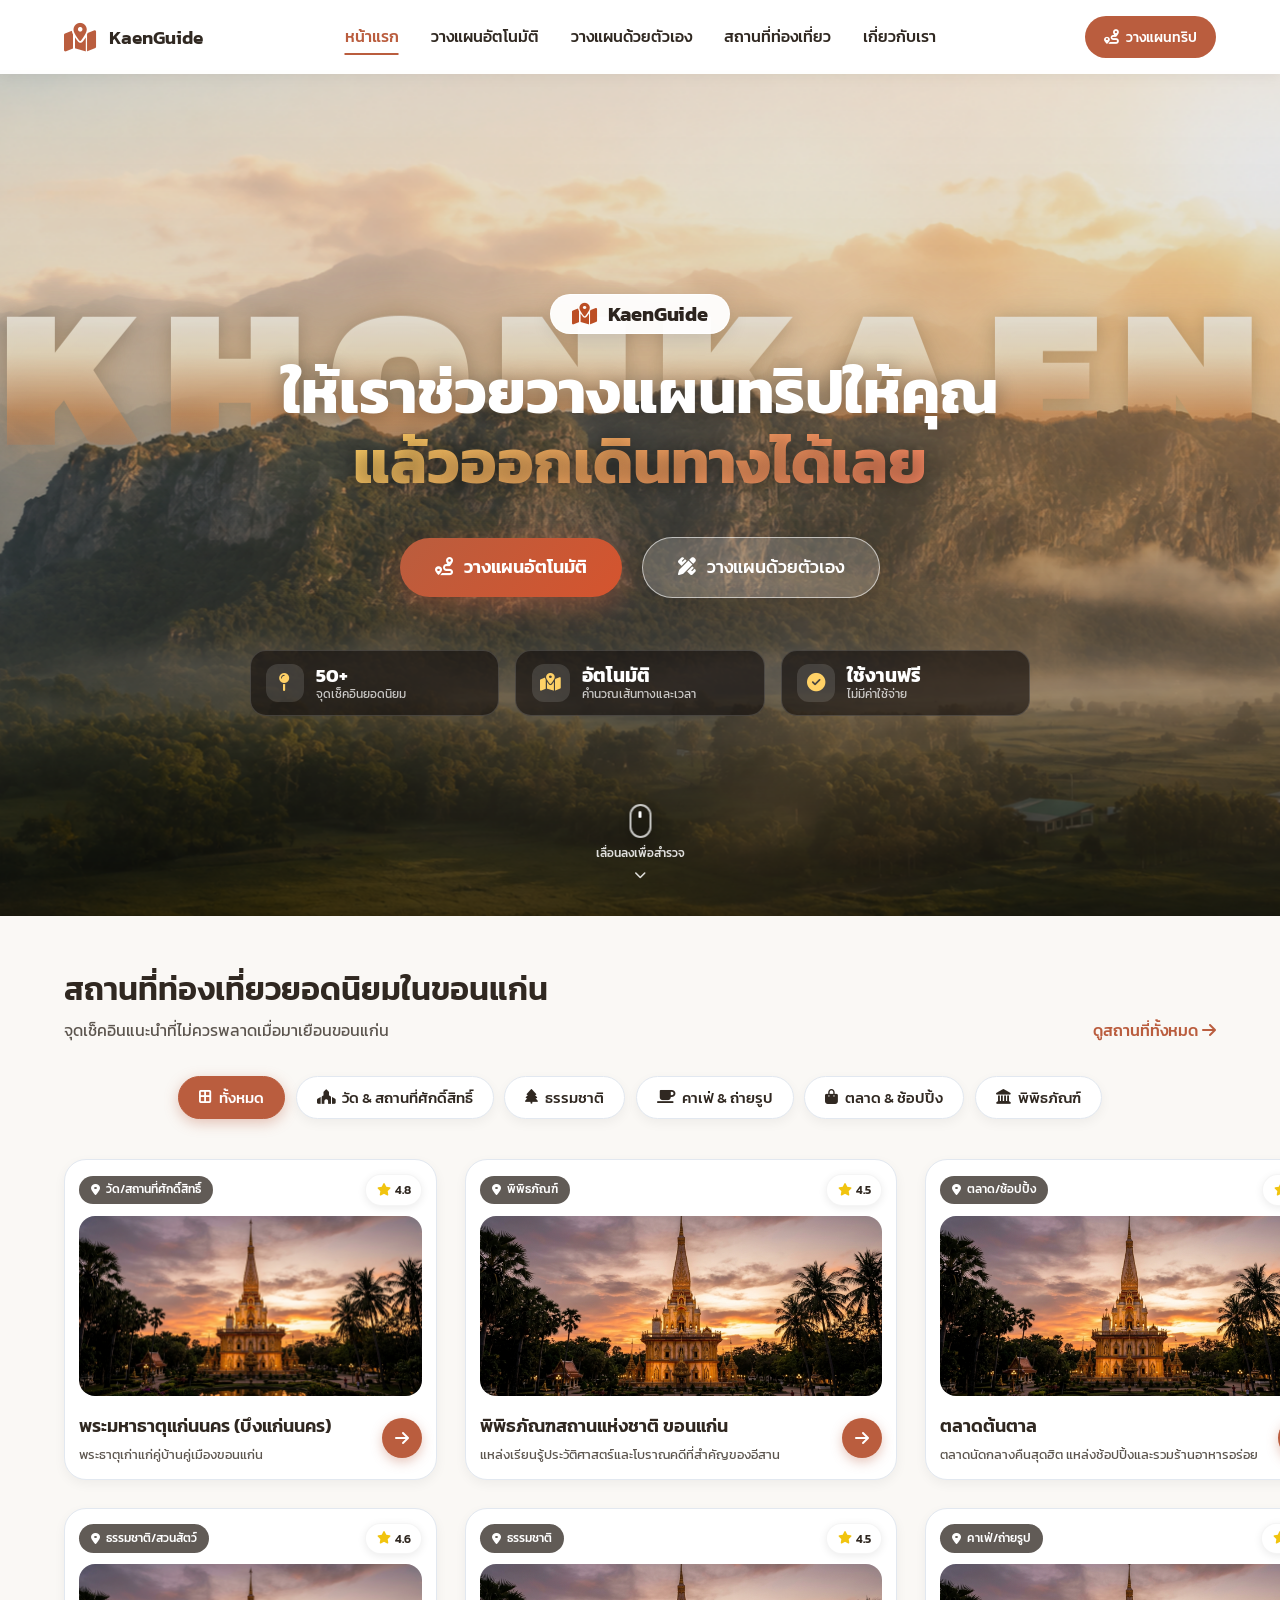
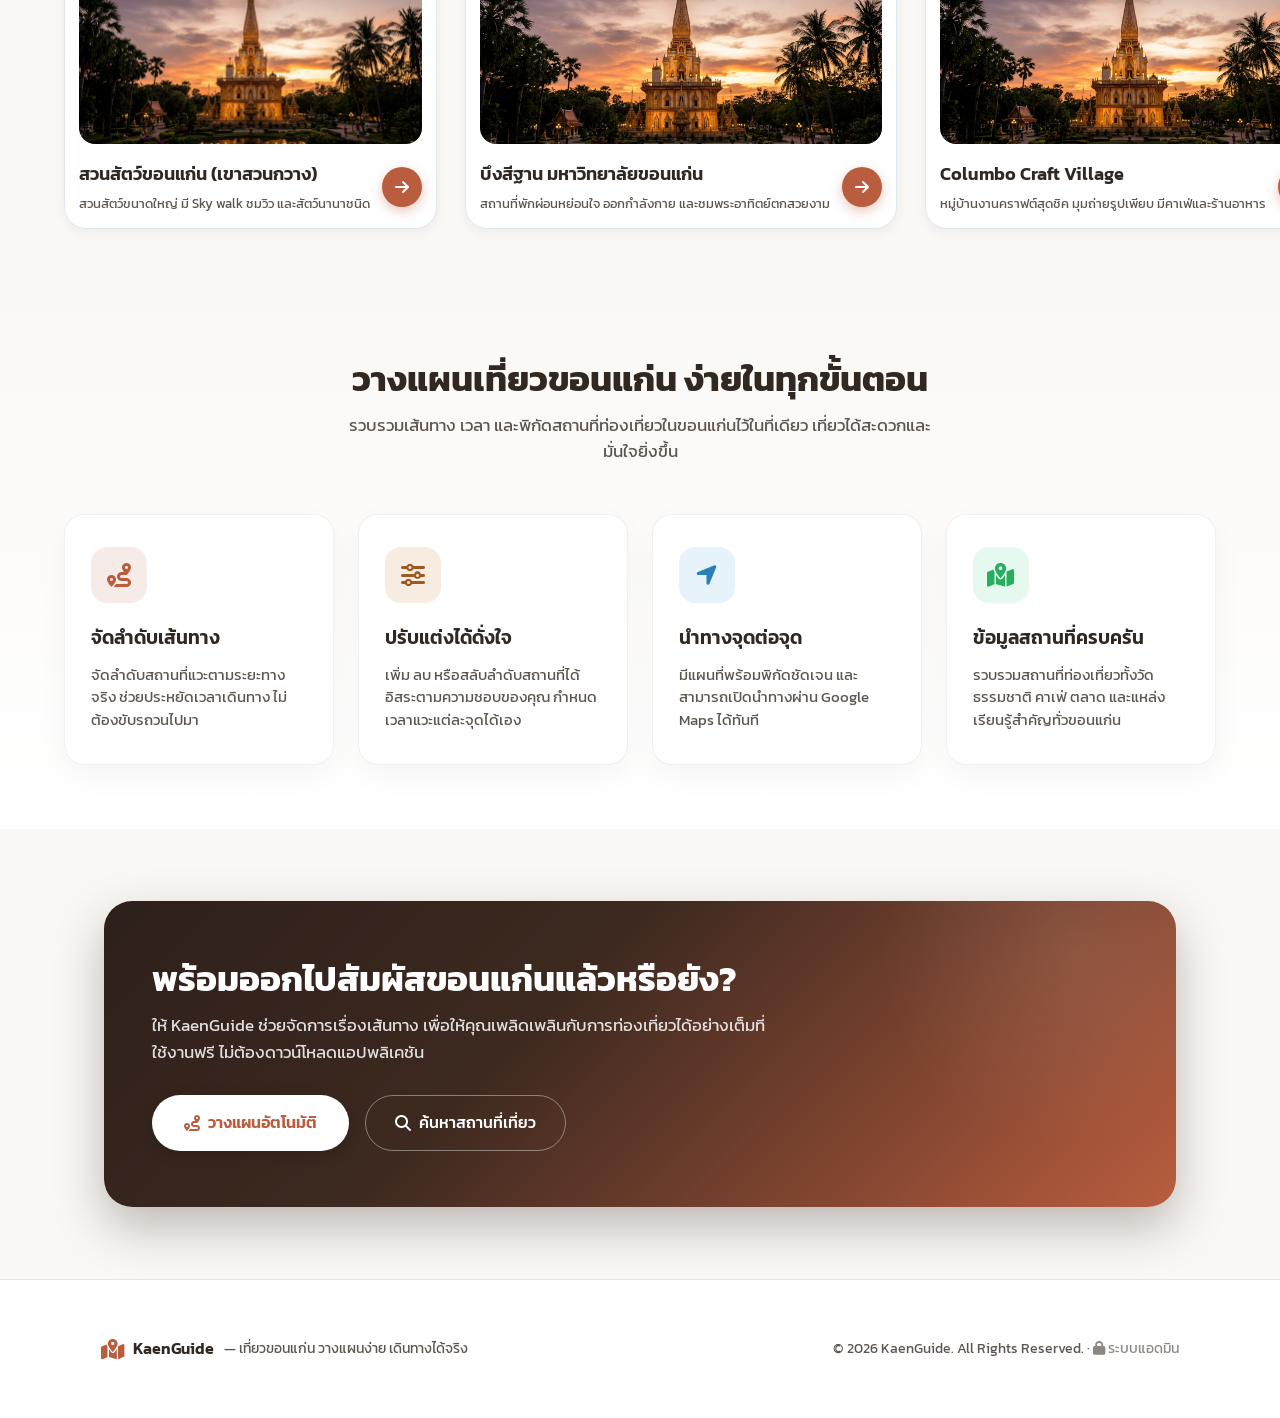
<file: public/index.html>
<!DOCTYPE html>
<html lang="th">

<head>
    <meta charset="UTF-8">
    <meta name="viewport" content="width=device-width, initial-scale=1.0">
    <title>KaenGuide - ให้เราช่วยวางแผนทริปให้คุณ แล้วออกเดินทางได้เลย | เที่ยวขอนแก่น</title>
    <meta name="description" content="KaenGuide แพลตฟอร์มวางแผนท่องเที่ยวขอนแก่น วางแผนทริปอัตโนมัติ จัดเส้นทางอย่างลงตัว ค้นพบสถานที่ท่องเที่ยวเด็ดในขอนแก่น">
    <link href="https://fonts.googleapis.com/css2?family=Kanit:wght@300;400;500;600;700&display=swap" rel="stylesheet">
    <link rel="stylesheet" href="index/style.css?v=10">
    <link rel="stylesheet" href="mobile-nav.css?v=10">
    <!-- Font Awesome -->
    <link rel="stylesheet" href="https://cdnjs.cloudflare.com/ajax/libs/font-awesome/6.4.0/css/all.min.css">
</head>

<body class="home-page">
    <script src="data.js?v=3.0"></script>

    <!-- Top Reading Progress Indicator -->
    <div class="scroll-progress-bar" id="scrollProgressBar"></div>

    <!-- Navigation -->
    <nav class="navbar">
        <div class="logo">
            <i class="fa-solid fa-map-location-dot"></i>
            <div class="logo-text">
                <span class="brand">KaenGuide</span>
            </div>
        </div>
        <div class="nav-links">
            <a href="#" class="active">หน้าแรก</a>
            <a href="tripplaner/index.html">วางแผนอัตโนมัติ</a>
            <a href="customplan/index.html">วางแผนด้วยตัวเอง</a>
            <a href="places/index.html">สถานที่ท่องเที่ยว</a>
            <a href="about/index.html">เกี่ยวกับเรา</a>
        </div>
        <div class="nav-actions">
            <a href="tripplaner/index.html" class="login-btn"><i class="fa-solid fa-route"></i> วางแผนทริป</a>
        </div>
        <button class="mobile-menu-toggle" id="mobileMenuToggle" aria-label="เปิดเมนู">
            <span class="bar"></span>
            <span class="bar"></span>
            <span class="bar"></span>
        </button>
    </nav>

    <!-- Hero Section with 3D Mountain Parallax & KHONKAEN Behind Mountain -->
    <header class="hero" id="heroSection">
        <!-- Layer 1: Sky & Valley Base Background -->
        <div class="hero-bg-layer hero-bg-base" id="heroBgBase"></div>

        <!-- Layer 2: Big 3D Typography KHONKAEN Behind Mountain Ridge -->
        <div class="hero-behind-text" id="heroBehindText" aria-hidden="true">
            <span>KHONKAEN</span>
        </div>

        <!-- Layer 3: Foreground Mountain Cliff Ridge (Text sits behind this layer) -->
        <div class="hero-mountain-layer hero-mountain-fg" id="heroMountainFg"></div>

        <!-- Layer 4: Atmosphere Overlay -->
        <div class="hero-overlay"></div>

        <!-- Layer 5: Hero Content (Badge, Heading, Action Buttons) -->
        <div class="hero-content fade-up" id="heroContent">
            <div class="hero-brand-badge">
                <i class="fa-solid fa-map-location-dot"></i>
                <span class="brand-text">KaenGuide</span>
            </div>
            <h1><span class="hero-title-line">ให้เราช่วยวางแผนทริปให้คุณ</span><br><span class="hero-highlight">แล้วออกเดินทางได้เลย</span></h1>

            <!-- Hero Action Buttons -->
            <div class="hero-action-buttons">
                <a href="tripplaner/index.html" class="hero-btn-primary">
                    <i class="fa-solid fa-route"></i> วางแผนอัตโนมัติ
                </a>
                <a href="customplan/index.html" class="hero-btn-secondary">
                    <i class="fa-solid fa-pen-ruler"></i> วางแผนด้วยตัวเอง
                </a>
            </div>

            <!-- Floating Stats Bar -->
            <div class="hero-stats-strip">
                <div class="stat-pill">
                    <div class="stat-icon"><i class="fa-solid fa-map-pin"></i></div>
                    <div class="stat-info">
                        <span class="stat-number">50+</span>
                        <span class="stat-label">จุดเช็คอินยอดนิยม</span>
                    </div>
                </div>
                <div class="stat-pill">
                    <div class="stat-icon"><i class="fa-solid fa-map-location-dot"></i></div>
                    <div class="stat-info">
                        <span class="stat-number">อัตโนมัติ</span>
                        <span class="stat-label">คำนวณเส้นทางและเวลา</span>
                    </div>
                </div>
                <div class="stat-pill">
                    <div class="stat-icon"><i class="fa-solid fa-circle-check"></i></div>
                    <div class="stat-info">
                        <span class="stat-number">ใช้งานฟรี</span>
                        <span class="stat-label">ไม่มีค่าใช้จ่าย</span>
                    </div>
                </div>
            </div>
        </div>

        <!-- Interactive Scroll Down Cue -->
        <a href="#recommendationsSection" class="hero-scroll-cue" id="heroScrollCue" aria-label="เลื่อนลงเพื่อสำรวจ">
            <span class="scroll-cue-mouse">
                <span class="scroll-cue-wheel"></span>
            </span>
            <span class="scroll-cue-text">เลื่อนลงเพื่อสำรวจ</span>
            <i class="fa-solid fa-chevron-down scroll-cue-arrow"></i>
        </a>
    </header>

    <!-- Popular Destinations Showcase (Directly below Hero) -->
    <section class="recommendations" id="recommendationsSection">
        <div class="section-header-flex fade-up">
            <div>
                <h2 class="recommendations-title">สถานที่ท่องเที่ยวยอดนิยมในขอนแก่น</h2>
                <p class="recommendations-subtitle">จุดเช็คอินแนะนำที่ไม่ควรพลาดเมื่อมาเยือนขอนแก่น</p>
            </div>
            <a href="places/index.html" class="view-all">
                ดูสถานที่ทั้งหมด <i class="fa-solid fa-arrow-right"></i>
            </a>
        </div>

        <!-- Filter Pills -->
        <div class="category-filter-modern fade-up">
            <button class="cat-pill-btn active" data-cat="ทั้งหมด"><i class="fa-solid fa-border-all"></i> ทั้งหมด</button>
            <button class="cat-pill-btn" data-cat="วัด/สถานที่ศักดิ์สิทธิ์"><i class="fa-solid fa-place-of-worship"></i> วัด & สถานที่ศักดิ์สิทธิ์</button>
            <button class="cat-pill-btn" data-cat="ธรรมชาติ"><i class="fa-solid fa-tree"></i> ธรรมชาติ</button>
            <button class="cat-pill-btn" data-cat="คาเฟ่/ถ่ายรูป"><i class="fa-solid fa-mug-saucer"></i> คาเฟ่ & ถ่ายรูป</button>
            <button class="cat-pill-btn" data-cat="ตลาด/ช้อปปิ้ง"><i class="fa-solid fa-bag-shopping"></i> ตลาด & ช้อปปิ้ง</button>
            <button class="cat-pill-btn" data-cat="พิพิธภัณฑ์"><i class="fa-solid fa-landmark"></i> พิพิธภัณฑ์</button>
        </div>

        <!-- Dynamic Places Grid / Carousel -->
        <div class="places-dynamic-grid" id="popularPlacesGrid">
            <!-- Rendered by JavaScript -->
        </div>
    </section>

    <!-- Core Features Section -->
    <section class="section-features">
        <div class="section-header-center fade-up">
            <h2 class="section-title">วางแผนเที่ยวขอนแก่น ง่ายในทุกขั้นตอน</h2>
            <p class="section-desc">
                รวบรวมเส้นทาง เวลา และพิกัดสถานที่ท่องเที่ยวในขอนแก่นไว้ในที่เดียว เที่ยวได้สะดวกและมั่นใจยิ่งขึ้น
            </p>
        </div>

        <div class="features-grid-modern">
            <div class="feature-modern-card fade-up">
                <div class="feature-card-icon feature-icon-ai">
                    <i class="fa-solid fa-route"></i>
                </div>
                <h3 class="feature-card-title">จัดลำดับเส้นทาง</h3>
                <p class="feature-card-text">
                    จัดลำดับสถานที่แวะตามระยะทางจริง ช่วยประหยัดเวลาเดินทาง ไม่ต้องขับรถวนไปมา
                </p>
            </div>

            <div class="feature-modern-card fade-up" style="transition-delay: 0.1s;">
                <div class="feature-card-icon feature-icon-custom">
                    <i class="fa-solid fa-sliders"></i>
                </div>
                <h3 class="feature-card-title">ปรับแต่งได้ดั่งใจ</h3>
                <p class="feature-card-text">
                    เพิ่ม ลบ หรือสลับลำดับสถานที่ได้อิสระตามความชอบของคุณ กำหนดเวลาแวะแต่ละจุดได้เอง
                </p>
            </div>

            <div class="feature-modern-card fade-up" style="transition-delay: 0.2s;">
                <div class="feature-card-icon feature-icon-nav">
                    <i class="fa-solid fa-location-arrow"></i>
                </div>
                <h3 class="feature-card-title">นำทางจุดต่อจุด</h3>
                <p class="feature-card-text">
                    มีแผนที่พร้อมพิกัดชัดเจน และสามารถเปิดนำทางผ่าน Google Maps ได้ทันที
                </p>
            </div>

            <div class="feature-modern-card fade-up" style="transition-delay: 0.3s;">
                <div class="feature-card-icon feature-icon-spots">
                    <i class="fa-solid fa-map-location-dot"></i>
                </div>
                <h3 class="feature-card-title">ข้อมูลสถานที่ครบครัน</h3>
                <p class="feature-card-text">
                    รวบรวมสถานที่ท่องเที่ยวทั้งวัด ธรรมชาติ คาเฟ่ ตลาด และแหล่งเรียนรู้สำคัญทั่วขอนแก่น
                </p>
            </div>
        </div>
    </section>

    <!-- Call to Action Banner -->
    <section class="section-cta fade-up">
        <div class="cta-banner-modern">
            <div class="cta-content">
                <h2 class="cta-title">พร้อมออกไปสัมผัสขอนแก่นแล้วหรือยัง?</h2>
                <p class="cta-desc">
                    ให้ KaenGuide ช่วยจัดการเรื่องเส้นทาง เพื่อให้คุณเพลิดเพลินกับการท่องเที่ยวได้อย่างเต็มที่ ใช้งานฟรี ไม่ต้องดาวน์โหลดแอปพลิเคชัน
                </p>
                <div class="cta-actions">
                    <a href="tripplaner/index.html" class="btn-cta-primary">
                        <i class="fa-solid fa-route"></i> วางแผนอัตโนมัติ
                    </a>
                    <a href="places/index.html" class="btn-cta-outline">
                        <i class="fa-solid fa-magnifying-glass"></i> ค้นหาสถานที่เที่ยว
                    </a>
                </div>
            </div>
        </div>
    </section>

    <!-- Mobile Floating Action Button -->
    <a href="tripplaner/index.html" class="mobile-fab-planner" aria-label="เริ่มวางแผนทริป">
        <i class="fa-solid fa-route"></i> วางแผนทริป
    </a>

    <!-- Modern Footer -->
    <footer>
        <div style="max-width: 1200px; margin: 0 auto; padding: 1.5rem 5%; display: flex; justify-content: space-between; align-items: center; flex-wrap: wrap; gap: 1rem;">
            <div style="display: flex; align-items: center; gap: 0.6rem;">
                <i class="fa-solid fa-map-location-dot" style="color: var(--primary-color); font-size: 1.3rem;"></i>
                <span style="font-weight: 600; color: var(--text-main);">KaenGuide</span>
                <span style="color: var(--text-muted); font-size: 0.85rem;">— เที่ยวขอนแก่น วางแผนง่าย เดินทางได้จริง</span>
            </div>
            <div style="font-size: 0.88rem; color: var(--text-muted);">
                &copy; 2026 KaenGuide. All Rights Reserved. &middot; 
                <a href="admin/login.html" style="color: inherit; opacity: 0.7; text-decoration: none; transition: opacity 0.2s ease;">
                    <i class="fa-solid fa-lock"></i> ระบบแอดมิน
                </a>
            </div>
        </div>
    </footer>

    <!-- Floating Back-to-Top Button -->
    <button class="back-to-top-btn" id="backToTopBtn" aria-label="เลื่อนขึ้นบนสุด">
        <i class="fa-solid fa-arrow-up"></i>
    </button>

    <!-- Scripts -->
    <script src="index/script.js?v=4"></script>
    <script src="scroll-animate.js"></script>
    <script src="mobile-nav.js?v=4"></script>
</body>

</html>
</file>
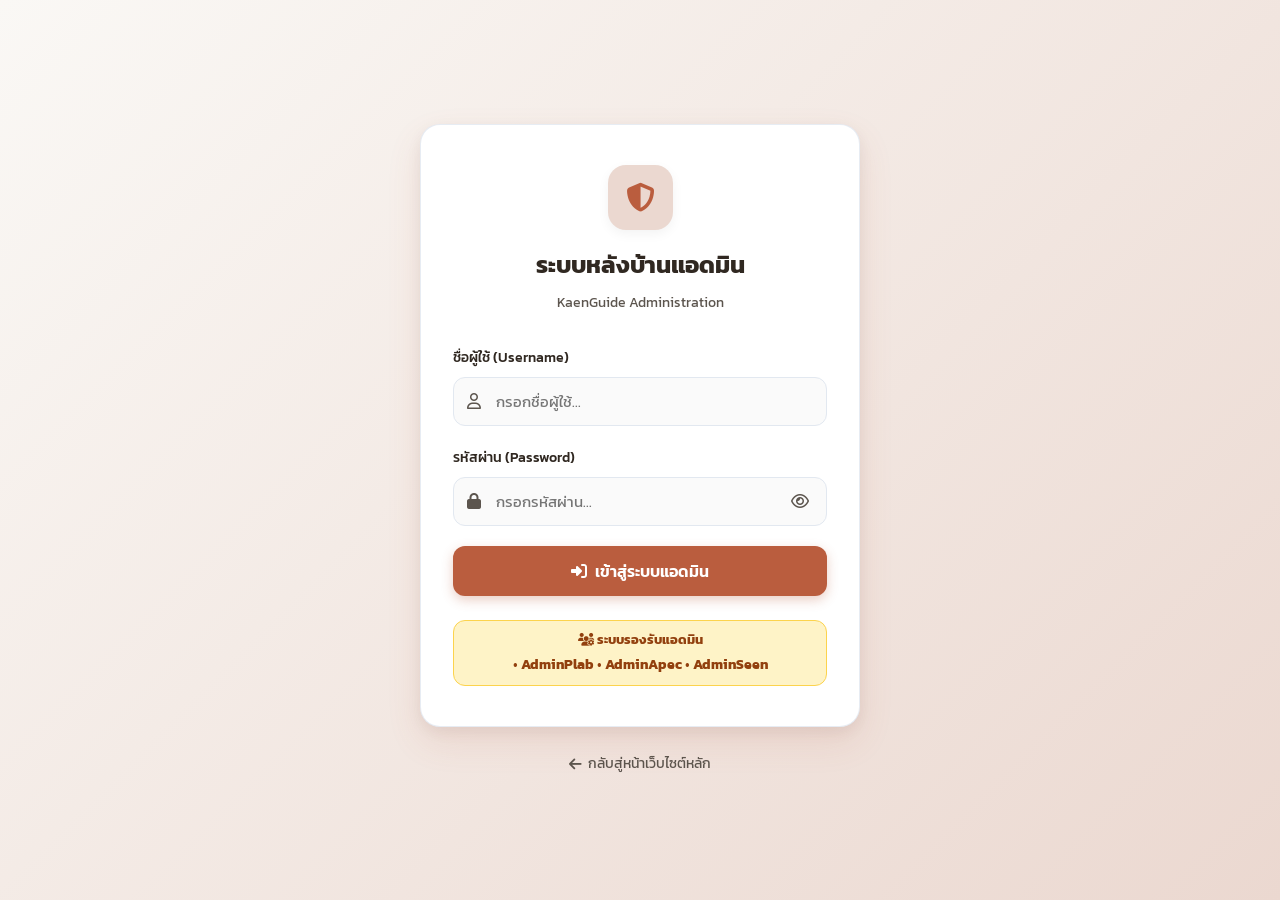
<file: public/admin/index.html>
<!DOCTYPE html>
<html lang="th">
<head>
    <meta charset="UTF-8">
    <meta name="viewport" content="width=device-width, initial-scale=1.0">
    <title>ระบบจัดการสถานที่ (Admin) - KaenGuide</title>
    <link href="https://fonts.googleapis.com/css2?family=Kanit:wght@300;400;500;600;700&display=swap" rel="stylesheet">
    <link rel="stylesheet" href="../index/style.css">
    <link rel="stylesheet" href="style.css">
    <link rel="stylesheet" href="https://cdnjs.cloudflare.com/ajax/libs/font-awesome/6.4.0/css/all.min.css">
    <script>
        // ป้องกันผู้ที่ยังไม่ได้เข้าสู่ระบบ เข้าถึงหน้าแดชบอร์ด
        if (!sessionStorage.getItem('admin_token')) {
            window.location.replace('login.html');
        }
    </script>
</head>
<body>
    <!-- Dedicated Admin Navbar -->
    <nav class="navbar admin-navbar">
        <div class="logo">
            <i class="fa-solid fa-shield-halved"></i> KaenGuide Admin
        </div>
        <div class="admin-nav-actions">
            <a href="../index/index.html" target="_blank" class="nav-website-btn" title="เปิดหน้าเว็บหลักในแท็บใหม่">
                <i class="fa-solid fa-arrow-up-right-from-square"></i> ดูหน้าเว็บจริง
            </a>
            <div class="admin-user-pill">
                <i class="fa-solid fa-circle-user"></i>
                <span id="current-admin-user">admin</span>
            </div>
            <button onclick="logoutAdmin()" class="btn-logout" title="ออกจากระบบ">
                <i class="fa-solid fa-right-from-bracket"></i> ออกจากระบบ
            </button>
        </div>
    </nav>

    <div class="admin-container">
        <!-- Status Banner -->
        <div id="db-status-bar" class="db-status-banner checking">
            <i class="fa-solid fa-circle-notch fa-spin"></i>
            <span id="db-status-text">กำลังตรวจสอบการเชื่อมต่อ Node.js & PostgreSQL...</span>
        </div>

        <div class="admin-header">
            <div>
                <h2>ระบบจัดการสถานที่ท่องเที่ยว</h2>
                <p class="subtitle">เพิ่ม ลบ แก้ไขข้อมูลสถานที่ท่องเที่ยว เชื่อมต่อฐานข้อมูล PostgreSQL</p>
            </div>
            <button class="btn btn-primary" onclick="openModal()">
                <i class="fa-solid fa-plus"></i> เพิ่มสถานที่ใหม่
            </button>
        </div>

        <!-- Quick Stats -->
        <div class="admin-stats">
            <div class="stat-card">
                <i class="fa-solid fa-map-location-dot"></i>
                <div>
                    <span class="stat-number" id="stat-total">0</span>
                    <span class="stat-label">สถานที่ทั้งหมด</span>
                </div>
            </div>
            <div class="stat-card">
                <i class="fa-solid fa-layer-group"></i>
                <div>
                    <span class="stat-number" id="stat-categories">0</span>
                    <span class="stat-label">หมวดหมู่</span>
                </div>
            </div>
            <div class="stat-card">
                <i class="fa-solid fa-star"></i>
                <div>
                    <span class="stat-number" id="stat-avg-rating">0.0</span>
                    <span class="stat-label">คะแนนเฉลี่ย</span>
                </div>
            </div>
        </div>

        <!-- Filter & Search Controls -->
        <div class="table-controls">
            <div class="search-box">
                <i class="fa-solid fa-magnifying-glass"></i>
                <input type="text" id="admin-search" placeholder="ค้นหาชื่อสถานที่ หรือรายละเอียด..." oninput="filterPlaces()">
            </div>
            <div class="filter-box">
                <select id="admin-filter-cat" onchange="filterPlaces()">
                    <option value="">ทุกหมวดหมู่</option>
                    <option value="วัด/สถานที่ศักดิ์สิทธิ์">วัด/สถานที่ศักดิ์สิทธิ์</option>
                    <option value="ธรรมชาติ">ธรรมชาติ</option>
                    <option value="ธรรมชาติ/สวนสัตว์">ธรรมชาติ/สวนสัตว์</option>
                    <option value="คาเฟ่/ถ่ายรูป">คาเฟ่/ถ่ายรูป</option>
                    <option value="ตลาด/ช้อปปิ้ง">ตลาด/ช้อปปิ้ง</option>
                    <option value="พิพิธภัณฑ์">พิพิธภัณฑ์</option>
                </select>
                <button class="btn btn-refresh" onclick="loadDataFromAPI()" title="โหลดข้อมูลใหม่">
                    <i class="fa-solid fa-rotate-right"></i> รีเฟรช
                </button>
            </div>
        </div>

        <!-- Table -->
        <div class="table-container">
            <table class="admin-table">
                <thead>
                    <tr>
                        <th style="width: 70px;">รูปภาพ</th>
                        <th>ชื่อสถานที่</th>
                        <th>หมวดหมู่</th>
                        <th>เวลาเปิด - ปิด</th>
                        <th>วันเปิด</th>
                        <th>เรทติ้ง</th>
                        <th>พิกัด (Lat, Lng)</th>
                        <th style="text-align: center; width: 110px;">จัดการ</th>
                    </tr>
                </thead>
                <tbody id="places-table-body">
                    <tr>
                        <td colspan="8" style="text-align: center; padding: 2rem; color: var(--text-muted);">
                            <i class="fa-solid fa-spinner fa-spin"></i> กำลังโหลดข้อมูล...
                        </td>
                    </tr>
                </tbody>
            </table>
        </div>
    </div>

    <!-- Modal for Add/Edit -->
    <div id="placeModal" class="modal">
        <div class="modal-content">
            <div class="modal-header">
                <h2 id="modal-title"><i class="fa-solid fa-location-dot"></i> เพิ่มสถานที่ใหม่</h2>
                <span class="close" onclick="closeModal()">&times;</span>
            </div>
            
            <form id="place-form">
                <input type="hidden" id="place-id">
                
                <div class="form-group">
                    <label><i class="fa-solid fa-tag"></i> ชื่อสถานที่ <span class="required">*</span></label>
                    <input type="text" id="place-name" placeholder="เช่น พระมหาธาตุแก่นนคร" required>
                </div>

                <div class="form-row">
                    <div class="form-group">
                        <label><i class="fa-solid fa-layer-group"></i> หมวดหมู่ <span class="required">*</span></label>
                        <select id="place-category" required>
                            <option value="วัด/สถานที่ศักดิ์สิทธิ์">วัด/สถานที่ศักดิ์สิทธิ์</option>
                            <option value="ธรรมชาติ">ธรรมชาติ</option>
                            <option value="ธรรมชาติ/สวนสัตว์">ธรรมชาติ/สวนสัตว์</option>
                            <option value="คาเฟ่/ถ่ายรูป">คาเฟ่/ถ่ายรูป</option>
                            <option value="ตลาด/ช้อปปิ้ง">ตลาด/ช้อปปิ้ง</option>
                            <option value="พิพิธภัณฑ์">พิพิธภัณฑ์</option>
                        </select>
                    </div>
                    <div class="form-group">
                        <label><i class="fa-solid fa-clock"></i> เวลาเปิด - ปิด</label>
                        <input type="text" id="place-opening-hours" placeholder="เช่น 08:00 - 18:00 น. หรือ เปิด 24 ชั่วโมง" value="08:00 - 18:00 น.">
                    </div>
                </div>

                <div class="form-group">
                    <label><i class="fa-solid fa-star" style="color: #f59e0b;"></i> เรทติ้ง (1.0 - 5.0)</label>
                    <input type="number" step="0.1" min="1.0" max="5.0" id="place-rating" value="4.5" required>
                </div>

                <div class="form-row">
                    <div class="form-group">
                        <label><i class="fa-solid fa-location-crosshairs"></i> ละติจูด (Latitude) <span class="required">*</span></label>
                        <input type="number" step="any" id="place-lat" placeholder="เช่น 16.4172" required>
                    </div>
                    <div class="form-group">
                        <label><i class="fa-solid fa-location-crosshairs"></i> ลองจิจูด (Longitude) <span class="required">*</span></label>
                        <input type="number" step="any" id="place-lng" placeholder="เช่น 102.8344" required>
                    </div>
                </div>

                <div class="form-group">
                    <label><i class="fa-solid fa-image"></i> URL รูปภาพ <span class="required">*</span></label>
                    <input type="url" id="place-image" placeholder="https://example.com/image.jpg" required oninput="previewImage(this.value)">
                    <div id="image-preview-container" class="image-preview" style="display: none;">
                        <img id="image-preview" src="" alt="ตัวอย่างรูปภาพ">
                    </div>
                </div>

                <div class="form-group">
                    <label><i class="fa-solid fa-calendar-week"></i> วันที่เปิดทำการ</label>
                    <div class="open-days-grid" id="open-days-checkboxes">
                        <label class="day-check-label"><input type="checkbox" name="open_day" value="1" checked> <span>จ</span></label>
                        <label class="day-check-label"><input type="checkbox" name="open_day" value="2" checked> <span>อ</span></label>
                        <label class="day-check-label"><input type="checkbox" name="open_day" value="3" checked> <span>พ</span></label>
                        <label class="day-check-label"><input type="checkbox" name="open_day" value="4" checked> <span>พฤ</span></label>
                        <label class="day-check-label"><input type="checkbox" name="open_day" value="5" checked> <span>ศ</span></label>
                        <label class="day-check-label"><input type="checkbox" name="open_day" value="6" checked> <span>ส</span></label>
                        <label class="day-check-label"><input type="checkbox" name="open_day" value="0" checked> <span>อา</span></label>
                    </div>
                    <small style="color:var(--text-muted); font-size:0.78rem; margin-top:4px; display:block;"><i class="fa-solid fa-circle-info"></i> ระบบใช้ข้อมูลนี้เพื่อประเมินว่าสถานที่เปิดในวันที่เดินทาง</small>
                </div>

                <div class="form-group">
                    <label><i class="fa-solid fa-align-left"></i> รายละเอียดสถานที่</label>
                    <textarea id="place-desc" rows="3" placeholder="อธิบายจุดเด่น บรรยากาศ กิจกรรมที่น่าสนใจ..."></textarea>
                </div>

                <div class="modal-footer">
                    <button type="button" class="btn btn-secondary" onclick="closeModal()">ยกเลิก</button>
                    <button type="submit" class="btn btn-primary" id="save-btn">
                        <i class="fa-solid fa-floppy-disk"></i> บันทึกข้อมูลลงฐานข้อมูล
                    </button>
                </div>
            </form>
        </div>
    </div>

    <!-- Modal for Manage Admins -->
    <div id="adminManageModal" class="modal">
        <div class="modal-content" style="max-width: 680px;">
            <div class="modal-header">
                <h2><i class="fa-solid fa-users-gear"></i> จัดการบัญชีผู้ดูแลระบบ (Admins)</h2>
                <span class="close" onclick="closeAdminModal()">&times;</span>
            </div>
            <div style="margin-bottom: 1.5rem;">
                <p style="color: var(--text-muted); font-size: 0.9rem; margin-bottom: 1rem;">
                    รายชื่อแอดมินทั้ง 3 คน (หรือเพิ่มคนใหม่) แต่ละคนสามารถเปลี่ยนรหัสผ่านของตนเองได้ที่นี่:
                </p>
                <div class="table-container" style="padding: 0; box-shadow: none; border: 1px solid var(--border-color); overflow-x: auto;">
                    <table class="admin-table">
                        <thead>
                            <tr>
                                <th>ชื่อเรียก</th>
                                <th>Username</th>
                                <th>รหัสผ่าน</th>
                                <th style="text-align: center; width: 140px;">จัดการ</th>
                            </tr>
                        </thead>
                        <tbody id="admin-users-list">
                            <!-- Populated by JS -->
                        </tbody>
                    </table>
                </div>
            </div>

            <!-- Form Add New Admin -->
            <div style="background: #FAF7F4; border-radius: var(--radius-md); padding: 1.25rem; border: 1px solid var(--border-color);">
                <h3 style="font-size: 0.95rem; margin-bottom: 0.75rem; color: var(--text-main); font-weight: 600;">
                    <i class="fa-solid fa-user-plus"></i> เพิ่มบัญชีแอดมินคนใหม่
                </h3>
                <form id="add-admin-form" onsubmit="handleCreateAdmin(event)" style="display: grid; grid-template-columns: 1fr 1fr 1fr auto; gap: 10px; align-items: end;">
                    <div class="form-group" style="margin-bottom: 0;">
                        <label style="font-size: 0.8rem; margin-bottom: 4px;">ชื่อเรียก</label>
                        <input type="text" id="new-admin-fullname" placeholder="เช่น แอดมินส้ม" required style="padding: 8px 10px; font-size: 0.88rem;">
                    </div>
                    <div class="form-group" style="margin-bottom: 0;">
                        <label style="font-size: 0.8rem; margin-bottom: 4px;">Username</label>
                        <input type="text" id="new-admin-username" placeholder="เช่น admin4" required style="padding: 8px 10px; font-size: 0.88rem;">
                    </div>
                    <div class="form-group" style="margin-bottom: 0;">
                        <label style="font-size: 0.8rem; margin-bottom: 4px;">Password</label>
                        <input type="password" id="new-admin-password" placeholder="ตั้งรหัสผ่าน..." required style="padding: 8px 10px; font-size: 0.88rem;">
                    </div>
                    <button type="submit" class="btn btn-primary" style="padding: 8px 16px; font-size: 0.88rem; height: 38px;">
                        <i class="fa-solid fa-plus"></i> เพิ่ม
                    </button>
                </form>
            </div>
        </div>
    </div>

    <!-- Toast Notification -->
    <div id="toast" class="toast"></div>

    <script src="../data.js?v=3.0"></script>
    <script src="admin.js?v=3.0"></script>
</body>
</html>
</file>
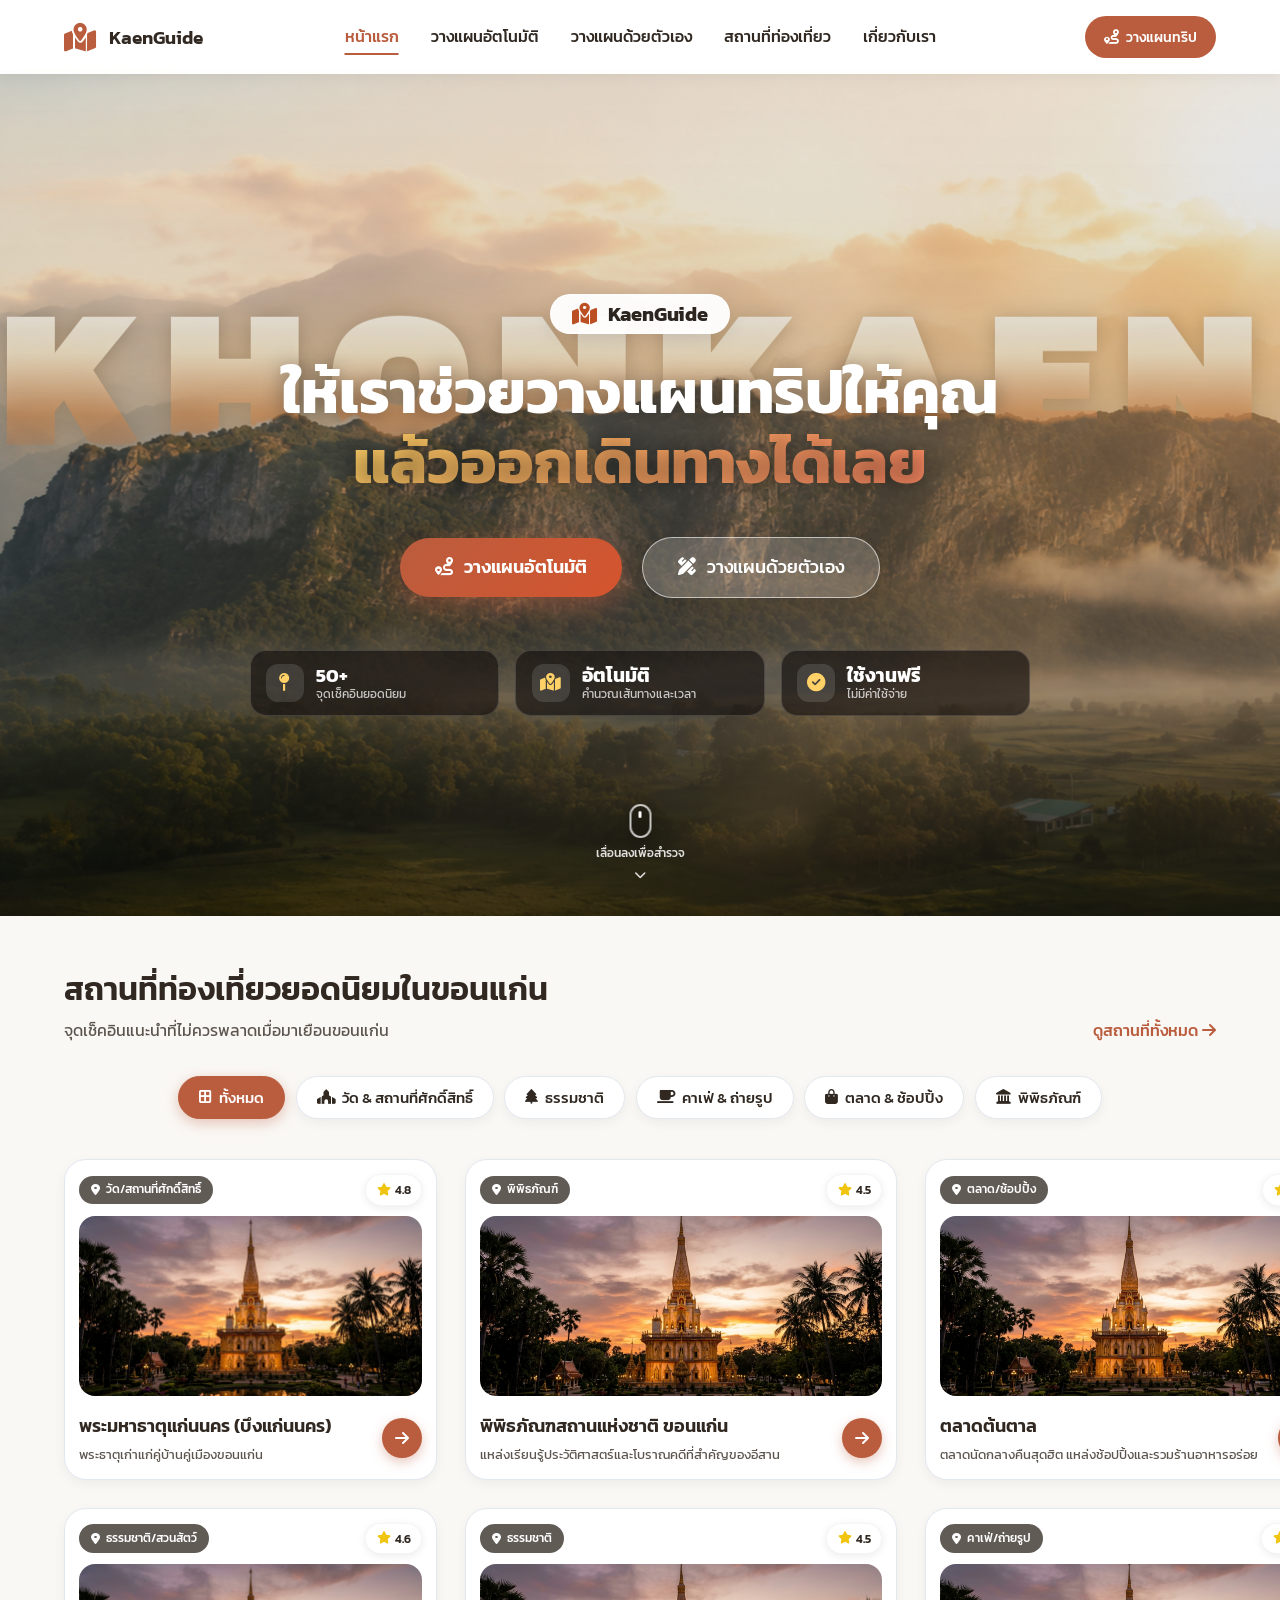
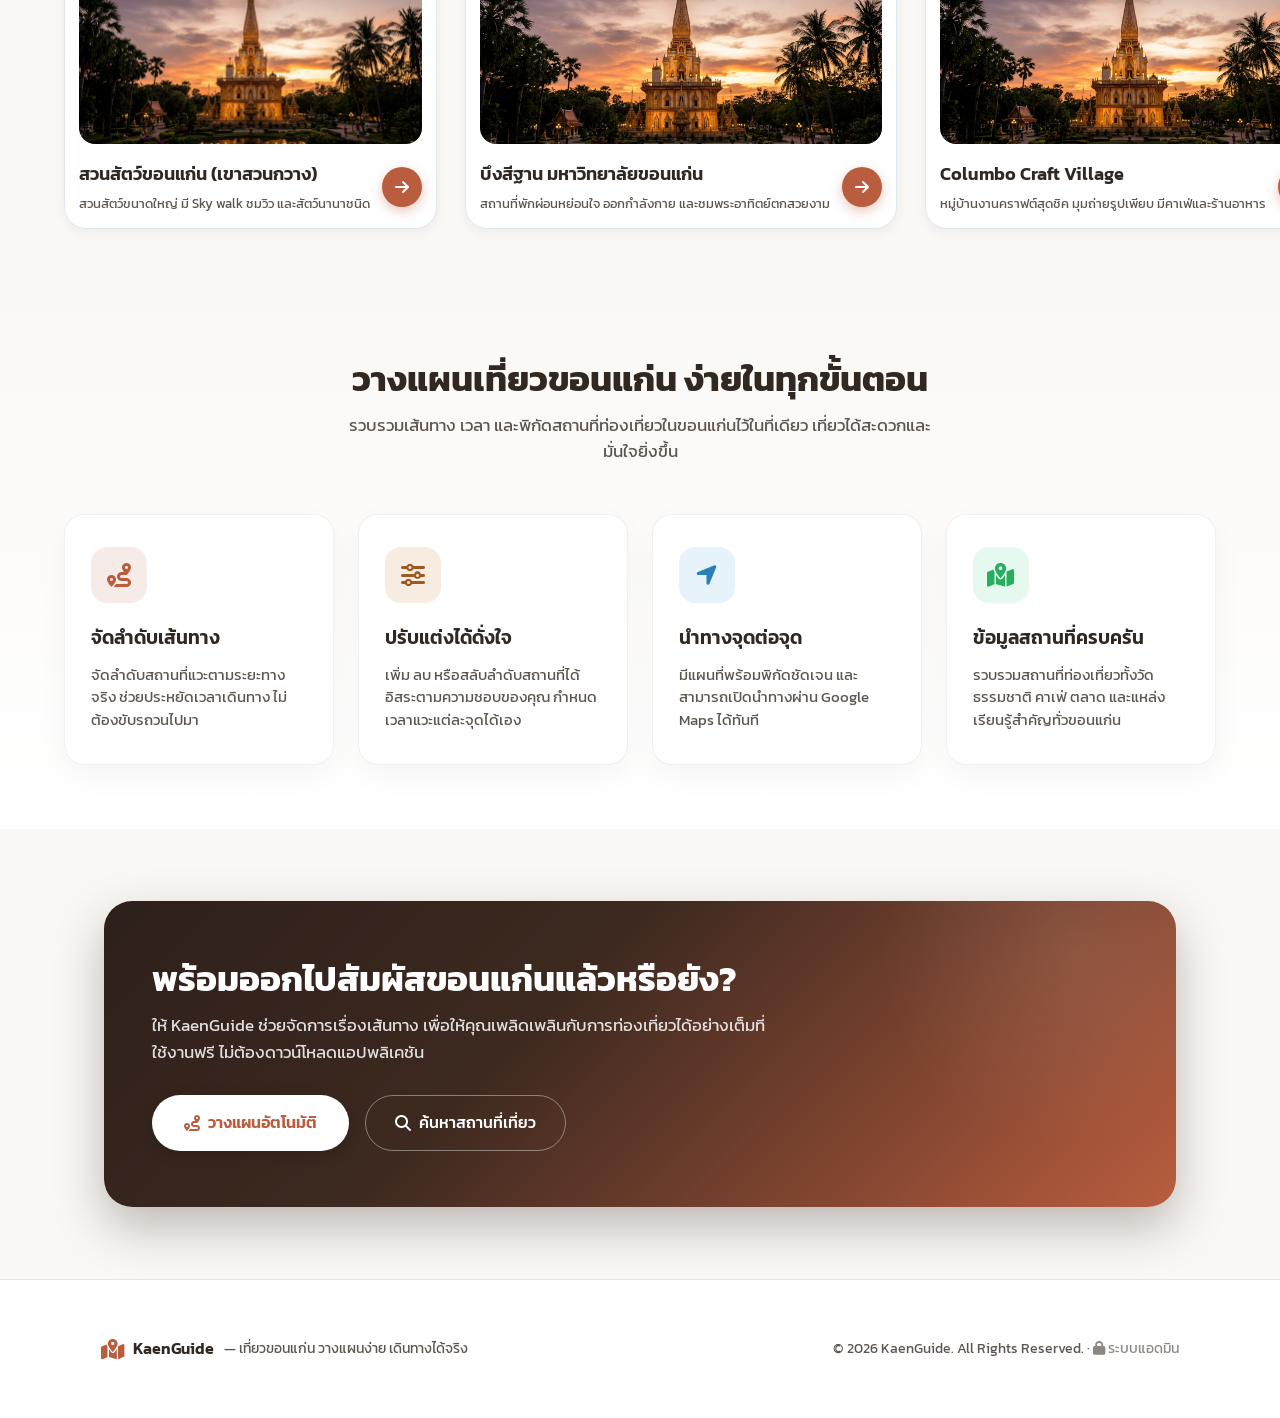
<file: public/index/index.html>
<!DOCTYPE html>
<html lang="th">

<head>
    <meta charset="UTF-8">
    <meta name="viewport" content="width=device-width, initial-scale=1.0">
    <title>KaenGuide - ให้เราช่วยวางแผนทริปให้คุณ แล้วออกเดินทางได้เลย | เที่ยวขอนแก่น</title>
    <meta name="description" content="KaenGuide แพลตฟอร์มวางแผนท่องเที่ยวขอนแก่น วางแผนทริปอัตโนมัติ จัดเส้นทางอย่างลงตัว ค้นพบสถานที่ท่องเที่ยวเด็ดในขอนแก่น">
    <link href="https://fonts.googleapis.com/css2?family=Kanit:wght@300;400;500;600;700&display=swap" rel="stylesheet">
    <link rel="stylesheet" href="style.css?v=10">
    <link rel="stylesheet" href="../mobile-nav.css?v=10">
    <!-- Font Awesome -->
    <link rel="stylesheet" href="https://cdnjs.cloudflare.com/ajax/libs/font-awesome/6.4.0/css/all.min.css">
</head>

<body class="home-page">
    <script src="../data.js?v=3.0"></script>

    <!-- Top Reading Progress Indicator -->
    <div class="scroll-progress-bar" id="scrollProgressBar"></div>

    <!-- Navigation -->
    <nav class="navbar">
        <div class="logo">
            <i class="fa-solid fa-map-location-dot"></i>
            <div class="logo-text">
                <span class="brand">KaenGuide</span>
            </div>
        </div>
        <div class="nav-links">
            <a href="#" class="active">หน้าแรก</a>
            <a href="../tripplaner/index.html">วางแผนอัตโนมัติ</a>
            <a href="../customplan/index.html">วางแผนด้วยตัวเอง</a>
            <a href="../places/index.html">สถานที่ท่องเที่ยว</a>
            <a href="../about/index.html">เกี่ยวกับเรา</a>
        </div>
        <div class="nav-actions">
            <a href="../tripplaner/index.html" class="login-btn"><i class="fa-solid fa-route"></i> วางแผนทริป</a>
        </div>
        <button class="mobile-menu-toggle" id="mobileMenuToggle" aria-label="เปิดเมนู">
            <span class="bar"></span>
            <span class="bar"></span>
            <span class="bar"></span>
        </button>
    </nav>

    <!-- Hero Section with 3D Mountain Parallax & KHONKAEN Behind Mountain -->
    <header class="hero" id="heroSection">
        <!-- Layer 1: Sky & Valley Base Background -->
        <div class="hero-bg-layer hero-bg-base" id="heroBgBase"></div>

        <!-- Layer 2: Big 3D Typography KHONKAEN Behind Mountain Ridge -->
        <div class="hero-behind-text" id="heroBehindText" aria-hidden="true">
            <span>KHONKAEN</span>
        </div>

        <!-- Layer 3: Foreground Mountain Cliff Ridge (Text sits behind this layer) -->
        <div class="hero-mountain-layer hero-mountain-fg" id="heroMountainFg"></div>

        <!-- Layer 4: Atmosphere Overlay -->
        <div class="hero-overlay"></div>

        <!-- Layer 5: Hero Content (Badge, Heading, Action Buttons) -->
        <div class="hero-content fade-up" id="heroContent">
            <div class="hero-brand-badge">
                <i class="fa-solid fa-map-location-dot"></i>
                <span class="brand-text">KaenGuide</span>
            </div>
            <h1><span class="hero-title-line">ให้เราช่วยวางแผนทริปให้คุณ</span><br><span class="hero-highlight">แล้วออกเดินทางได้เลย</span></h1>

            <!-- Hero Action Buttons -->
            <div class="hero-action-buttons">
                <a href="../tripplaner/index.html" class="hero-btn-primary">
                    <i class="fa-solid fa-route"></i> วางแผนอัตโนมัติ
                </a>
                <a href="../customplan/index.html" class="hero-btn-secondary">
                    <i class="fa-solid fa-pen-ruler"></i> วางแผนด้วยตัวเอง
                </a>
            </div>

            <!-- Floating Stats Bar -->
            <div class="hero-stats-strip">
                <div class="stat-pill">
                    <div class="stat-icon"><i class="fa-solid fa-map-pin"></i></div>
                    <div class="stat-info">
                        <span class="stat-number">50+</span>
                        <span class="stat-label">จุดเช็คอินยอดนิยม</span>
                    </div>
                </div>
                <div class="stat-pill">
                    <div class="stat-icon"><i class="fa-solid fa-map-location-dot"></i></div>
                    <div class="stat-info">
                        <span class="stat-number">อัตโนมัติ</span>
                        <span class="stat-label">คำนวณเส้นทางและเวลา</span>
                    </div>
                </div>
                <div class="stat-pill">
                    <div class="stat-icon"><i class="fa-solid fa-circle-check"></i></div>
                    <div class="stat-info">
                        <span class="stat-number">ใช้งานฟรี</span>
                        <span class="stat-label">ไม่มีค่าใช้จ่าย</span>
                    </div>
                </div>
            </div>
        </div>

        <!-- Interactive Scroll Down Cue -->
        <a href="#recommendationsSection" class="hero-scroll-cue" id="heroScrollCue" aria-label="เลื่อนลงเพื่อสำรวจ">
            <span class="scroll-cue-mouse">
                <span class="scroll-cue-wheel"></span>
            </span>
            <span class="scroll-cue-text">เลื่อนลงเพื่อสำรวจ</span>
            <i class="fa-solid fa-chevron-down scroll-cue-arrow"></i>
        </a>
    </header>

    <!-- Popular Destinations Showcase (Directly below Hero) -->
    <section class="recommendations" id="recommendationsSection">
        <div class="section-header-flex fade-up">
            <div>
                <h2 class="recommendations-title">สถานที่ท่องเที่ยวยอดนิยมในขอนแก่น</h2>
                <p class="recommendations-subtitle">จุดเช็คอินแนะนำที่ไม่ควรพลาดเมื่อมาเยือนขอนแก่น</p>
            </div>
            <a href="../places/index.html" class="view-all">
                ดูสถานที่ทั้งหมด <i class="fa-solid fa-arrow-right"></i>
            </a>
        </div>

        <!-- Filter Pills -->
        <div class="category-filter-modern fade-up">
            <button class="cat-pill-btn active" data-cat="ทั้งหมด"><i class="fa-solid fa-border-all"></i> ทั้งหมด</button>
            <button class="cat-pill-btn" data-cat="วัด/สถานที่ศักดิ์สิทธิ์"><i class="fa-solid fa-place-of-worship"></i> วัด & สถานที่ศักดิ์สิทธิ์</button>
            <button class="cat-pill-btn" data-cat="ธรรมชาติ"><i class="fa-solid fa-tree"></i> ธรรมชาติ</button>
            <button class="cat-pill-btn" data-cat="คาเฟ่/ถ่ายรูป"><i class="fa-solid fa-mug-saucer"></i> คาเฟ่ & ถ่ายรูป</button>
            <button class="cat-pill-btn" data-cat="ตลาด/ช้อปปิ้ง"><i class="fa-solid fa-bag-shopping"></i> ตลาด & ช้อปปิ้ง</button>
            <button class="cat-pill-btn" data-cat="พิพิธภัณฑ์"><i class="fa-solid fa-landmark"></i> พิพิธภัณฑ์</button>
        </div>

        <!-- Dynamic Places Grid / Carousel -->
        <div class="places-dynamic-grid" id="popularPlacesGrid">
            <!-- Rendered by JavaScript -->
        </div>
    </section>

    <!-- Core Features Section -->
    <section class="section-features">
        <div class="section-header-center fade-up">
            <h2 class="section-title">วางแผนเที่ยวขอนแก่น ง่ายในทุกขั้นตอน</h2>
            <p class="section-desc">
                รวบรวมเส้นทาง เวลา และพิกัดสถานที่ท่องเที่ยวในขอนแก่นไว้ในที่เดียว เที่ยวได้สะดวกและมั่นใจยิ่งขึ้น
            </p>
        </div>

        <div class="features-grid-modern">
            <div class="feature-modern-card fade-up">
                <div class="feature-card-icon feature-icon-ai">
                    <i class="fa-solid fa-route"></i>
                </div>
                <h3 class="feature-card-title">จัดลำดับเส้นทาง</h3>
                <p class="feature-card-text">
                    จัดลำดับสถานที่แวะตามระยะทางจริง ช่วยประหยัดเวลาเดินทาง ไม่ต้องขับรถวนไปมา
                </p>
            </div>

            <div class="feature-modern-card fade-up" style="transition-delay: 0.1s;">
                <div class="feature-card-icon feature-icon-custom">
                    <i class="fa-solid fa-sliders"></i>
                </div>
                <h3 class="feature-card-title">ปรับแต่งได้ดั่งใจ</h3>
                <p class="feature-card-text">
                    เพิ่ม ลบ หรือสลับลำดับสถานที่ได้อิสระตามความชอบของคุณ กำหนดเวลาแวะแต่ละจุดได้เอง
                </p>
            </div>

            <div class="feature-modern-card fade-up" style="transition-delay: 0.2s;">
                <div class="feature-card-icon feature-icon-nav">
                    <i class="fa-solid fa-location-arrow"></i>
                </div>
                <h3 class="feature-card-title">นำทางจุดต่อจุด</h3>
                <p class="feature-card-text">
                    มีแผนที่พร้อมพิกัดชัดเจน และสามารถเปิดนำทางผ่าน Google Maps ได้ทันที
                </p>
            </div>

            <div class="feature-modern-card fade-up" style="transition-delay: 0.3s;">
                <div class="feature-card-icon feature-icon-spots">
                    <i class="fa-solid fa-map-location-dot"></i>
                </div>
                <h3 class="feature-card-title">ข้อมูลสถานที่ครบครัน</h3>
                <p class="feature-card-text">
                    รวบรวมสถานที่ท่องเที่ยวทั้งวัด ธรรมชาติ คาเฟ่ ตลาด และแหล่งเรียนรู้สำคัญทั่วขอนแก่น
                </p>
            </div>
        </div>
    </section>

    <!-- Call to Action Banner -->
    <section class="section-cta fade-up">
        <div class="cta-banner-modern">
            <div class="cta-content">
                <h2 class="cta-title">พร้อมออกไปสัมผัสขอนแก่นแล้วหรือยัง?</h2>
                <p class="cta-desc">
                    ให้ KaenGuide ช่วยจัดการเรื่องเส้นทาง เพื่อให้คุณเพลิดเพลินกับการท่องเที่ยวได้อย่างเต็มที่ ใช้งานฟรี ไม่ต้องดาวน์โหลดแอปพลิเคชัน
                </p>
                <div class="cta-actions">
                    <a href="../tripplaner/index.html" class="btn-cta-primary">
                        <i class="fa-solid fa-route"></i> วางแผนอัตโนมัติ
                    </a>
                    <a href="../places/index.html" class="btn-cta-outline">
                        <i class="fa-solid fa-magnifying-glass"></i> ค้นหาสถานที่เที่ยว
                    </a>
                </div>
            </div>
        </div>
    </section>

    <!-- Mobile Floating Action Button -->
    <a href="../tripplaner/index.html" class="mobile-fab-planner" aria-label="เริ่มวางแผนทริป">
        <i class="fa-solid fa-route"></i> วางแผนทริป
    </a>

    <!-- Modern Footer -->
    <footer>
        <div style="max-width: 1200px; margin: 0 auto; padding: 1.5rem 5%; display: flex; justify-content: space-between; align-items: center; flex-wrap: wrap; gap: 1rem;">
            <div style="display: flex; align-items: center; gap: 0.6rem;">
                <i class="fa-solid fa-map-location-dot" style="color: var(--primary-color); font-size: 1.3rem;"></i>
                <span style="font-weight: 600; color: var(--text-main);">KaenGuide</span>
                <span style="color: var(--text-muted); font-size: 0.85rem;">— เที่ยวขอนแก่น วางแผนง่าย เดินทางได้จริง</span>
            </div>
            <div style="font-size: 0.88rem; color: var(--text-muted);">
                &copy; 2026 KaenGuide. All Rights Reserved. &middot; 
                <a href="../admin/login.html" style="color: inherit; opacity: 0.7; text-decoration: none; transition: opacity 0.2s ease;">
                    <i class="fa-solid fa-lock"></i> ระบบแอดมิน
                </a>
            </div>
        </div>
    </footer>

    <!-- Floating Back-to-Top Button -->
    <button class="back-to-top-btn" id="backToTopBtn" aria-label="เลื่อนขึ้นบนสุด">
        <i class="fa-solid fa-arrow-up"></i>
    </button>

    <!-- Scripts -->
    <script src="script.js?v=4"></script>
    <script src="../scroll-animate.js"></script>
    <script src="../mobile-nav.js?v=4"></script>
</body>

</html>
</file>
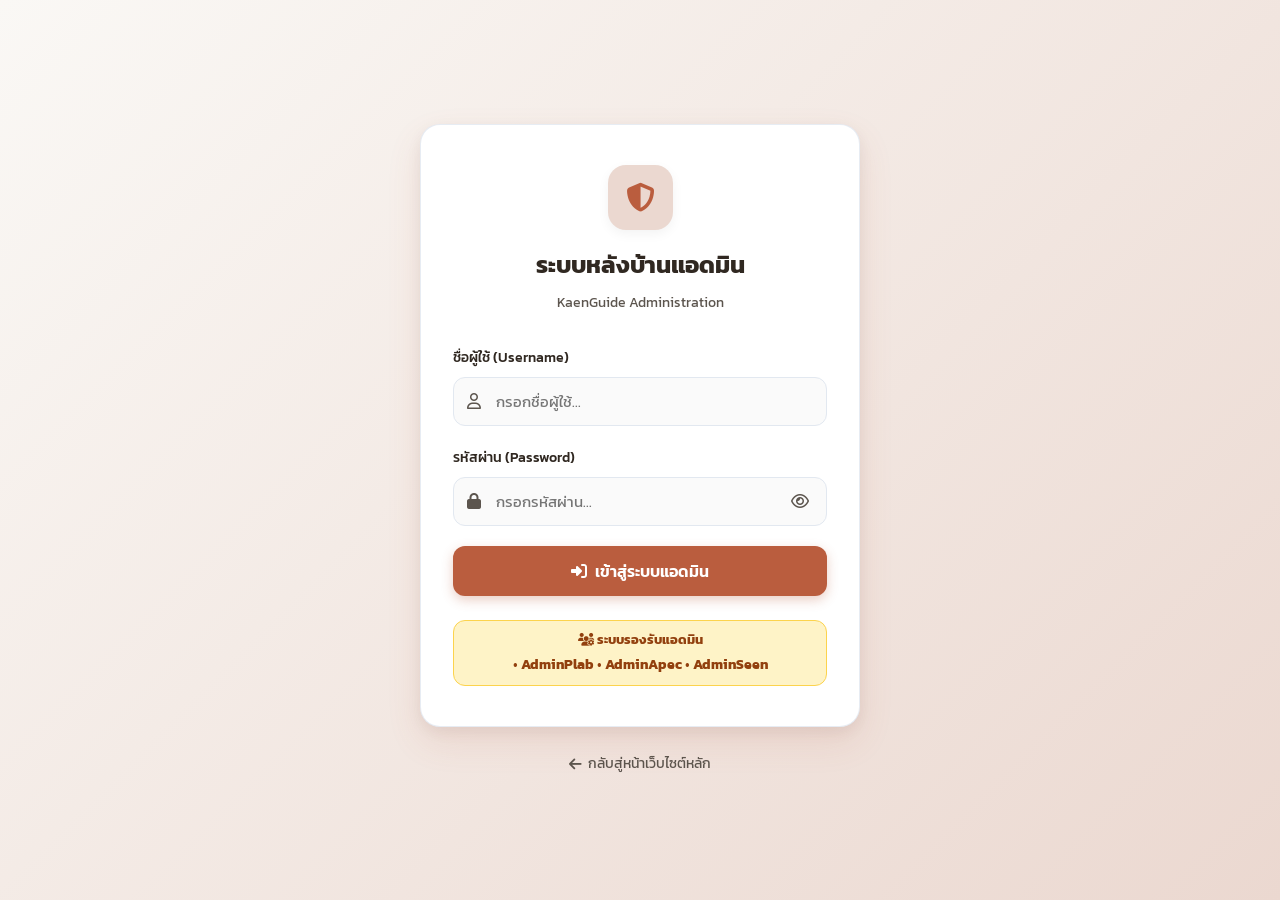
<file: public/admin/login.html>
<!DOCTYPE html>
<html lang="th">

<head>
    <meta charset="UTF-8">
    <meta name="viewport" content="width=device-width, initial-scale=1.0">
    <title>เข้าสู่ระบบผู้ดูแลระบบ (Admin Login) - KaenGuide</title>
    <link href="https://fonts.googleapis.com/css2?family=Kanit:wght@300;400;500;600;700&display=swap" rel="stylesheet">
    <link rel="stylesheet" href="../index/style.css">
    <link rel="stylesheet" href="style.css">
    <link rel="stylesheet" href="https://cdnjs.cloudflare.com/ajax/libs/font-awesome/6.4.0/css/all.min.css">
    <style>
        body {
            background: linear-gradient(135deg, #FAF8F5 0%, #EBD8D0 100%);
            min-height: 100vh;
            display: flex;
            align-items: center;
            justify-content: center;
            padding: 20px;
        }

        .login-wrapper {
            width: 100%;
            max-width: 440px;
        }

        .login-card {
            background: var(--bg-card);
            border-radius: var(--radius-lg);
            padding: 2.5rem 2rem;
            box-shadow: 0 15px 35px rgba(186, 93, 62, 0.12), 0 5px 15px rgba(0, 0, 0, 0.06);
            border: 1px solid rgba(226, 232, 240, 0.8);
            position: relative;
        }

        .login-header {
            text-align: center;
            margin-bottom: 2rem;
        }

        .login-logo {
            width: 65px;
            height: 65px;
            background: var(--primary-light);
            color: var(--primary-color);
            border-radius: 18px;
            display: inline-flex;
            align-items: center;
            justify-content: center;
            font-size: 1.8rem;
            margin-bottom: 1rem;
            box-shadow: var(--shadow-sm);
        }

        .login-header h1 {
            font-size: 1.5rem;
            color: var(--text-main);
            margin-bottom: 0.4rem;
            font-weight: 700;
        }

        .login-header p {
            color: var(--text-muted);
            font-size: 0.9rem;
        }

        .input-group {
            position: relative;
            margin-bottom: 1.25rem;
        }

        .input-group label {
            display: block;
            margin-bottom: 0.5rem;
            font-size: 0.9rem;
            font-weight: 500;
            color: var(--text-main);
        }

        .input-box {
            position: relative;
        }

        .input-box i.input-icon {
            position: absolute;
            left: 14px;
            top: 50%;
            transform: translateY(-50%);
            color: var(--text-muted);
            font-size: 1rem;
        }

        .input-box input {
            width: 100%;
            padding: 12px 42px 12px 42px;
            border: 1.5px solid var(--border-color);
            border-radius: var(--radius-md);
            font-size: 0.95rem;
            outline: none;
            transition: var(--transition);
            background: #FAFAFA;
        }

        .input-box input:focus {
            background: white;
            border-color: var(--primary-color);
            box-shadow: 0 0 0 4px rgba(186, 93, 62, 0.15);
        }

        .toggle-password {
            position: absolute;
            right: 14px;
            top: 50%;
            transform: translateY(-50%);
            background: none;
            border: none;
            color: var(--text-muted);
            cursor: pointer;
            font-size: 1rem;
            padding: 4px;
        }

        .toggle-password:hover {
            color: var(--primary-color);
        }

        .btn-login {
            width: 100%;
            padding: 13px;
            background: var(--primary-color);
            color: white;
            border: none;
            border-radius: var(--radius-md);
            font-size: 1rem;
            font-weight: 600;
            cursor: pointer;
            transition: var(--transition);
            margin-top: 0.5rem;
            display: flex;
            align-items: center;
            justify-content: center;
            gap: 8px;
            box-shadow: 0 4px 12px rgba(186, 93, 62, 0.3);
        }

        .btn-login:hover {
            background: var(--primary-dark);
            transform: translateY(-2px);
            box-shadow: 0 6px 16px rgba(186, 93, 62, 0.4);
        }

        .btn-login:disabled {
            opacity: 0.7;
            cursor: not-allowed;
            transform: none;
        }

        .error-banner {
            background: #FEE2E2;
            color: #991B1B;
            border: 1px solid #FCA5A5;
            padding: 10px 14px;
            border-radius: var(--radius-md);
            font-size: 0.88rem;
            margin-bottom: 1.25rem;
            display: none;
            align-items: center;
            gap: 8px;
        }

        .default-hint {
            background: #FEF3C7;
            border: 1px solid #FCD34D;
            color: #92400E;
            padding: 10px 14px;
            border-radius: var(--radius-md);
            font-size: 0.82rem;
            margin-top: 1.5rem;
            text-align: center;
            line-height: 1.4;
        }

        .back-home {
            text-align: center;
            margin-top: 1.5rem;
        }

        .back-home a {
            color: var(--text-muted);
            text-decoration: none;
            font-size: 0.9rem;
            transition: var(--transition);
            display: inline-flex;
            align-items: center;
            gap: 6px;
        }

        .back-home a:hover {
            color: var(--primary-color);
        }

        @media (max-width: 480px) {
            body {
                padding: 15px;
            }

            .login-card {
                padding: 1.75rem 1.25rem;
                border-radius: var(--radius-md);
            }

            .login-logo {
                width: 55px;
                height: 55px;
                font-size: 1.5rem;
            }

            .login-header h1 {
                font-size: 1.35rem;
            }

            .input-box input {
                font-size: 16px; /* ป้องกัน iOS ซูม */
                padding: 11px 40px 11px 40px;
            }
        }
    </style>
</head>

<body>

    <div class="login-wrapper">
        <div class="login-card">
            <div class="login-header">
                <div class="login-logo">
                    <i class="fa-solid fa-shield-halved"></i>
                </div>
                <h1>ระบบหลังบ้านแอดมิน</h1>
                <p>KaenGuide Administration</p>
            </div>

            <div id="login-error" class="error-banner">
                <i class="fa-solid fa-circle-exclamation"></i>
                <span id="error-text">ชื่อผู้ใช้หรือรหัสผ่านไม่ถูกต้อง</span>
            </div>

            <form id="admin-login-form">
                <div class="input-group">
                    <label for="username">ชื่อผู้ใช้ (Username)</label>
                    <div class="input-box">
                        <i class="fa-regular fa-user input-icon"></i>
                        <input type="text" id="username" placeholder="กรอกชื่อผู้ใช้..." required
                            autocomplete="username">
                    </div>
                </div>

                <div class="input-group">
                    <label for="password">รหัสผ่าน (Password)</label>
                    <div class="input-box">
                        <i class="fa-solid fa-lock input-icon"></i>
                        <input type="password" id="password" placeholder="กรอกรหัสผ่าน..." required
                            autocomplete="current-password">
                        <button type="button" class="toggle-password" onclick="togglePasswordVisibility()"
                            title="แสดง/ซ่อนรหัสผ่าน">
                            <i class="fa-regular fa-eye" id="toggle-icon"></i>
                        </button>
                    </div>
                </div>

                <button type="submit" class="btn-login" id="login-btn">
                    <i class="fa-solid fa-right-to-bracket"></i> เข้าสู่ระบบแอดมิน
                </button>
            </form>

            <div class="default-hint">
                <i class="fa-solid fa-users-gear"></i> <strong>ระบบรองรับแอดมิน</strong><br>
                <div style="margin-top: 6px; text-align: left; display: inline-block; font-size: 0.85rem;">
                    • <strong>AdminPlab</strong>
                    • <strong>AdminApec</strong>
                    • <strong>AdminSeen</strong>
                </div>
            </div>
        </div>

        <div class="back-home">
            <a href="../index/index.html">
                <i class="fa-solid fa-arrow-left"></i> กลับสู่หน้าเว็บไซต์หลัก
            </a>
        </div>
    </div>

    <script>
        const API_BASE_URL = (window.location.hostname === 'localhost' || window.location.hostname === '127.0.0.1')
            ? 'http://localhost:5000/api'
            : 'https://website-project-rbgj.onrender.com/api';

        // ตรวจสอบว่าถ้าล็อกอินอยู่แล้ว ให้ข้ามไปหน้าจัดการได้ทันที
        if (sessionStorage.getItem('admin_token')) {
            window.location.replace('index.html');
        }

        function togglePasswordVisibility() {
            const passInput = document.getElementById('password');
            const icon = document.getElementById('toggle-icon');
            if (passInput.type === 'password') {
                passInput.type = 'text';
                icon.className = 'fa-regular fa-eye-slash';
            } else {
                passInput.type = 'password';
                icon.className = 'fa-regular fa-eye';
            }
        }

        document.getElementById('admin-login-form').addEventListener('submit', async function (e) {
            e.preventDefault();

            const username = document.getElementById('username').value.trim();
            const password = document.getElementById('password').value.trim();
            const btn = document.getElementById('login-btn');
            const errBox = document.getElementById('login-error');
            const errText = document.getElementById('error-text');

            btn.disabled = true;
            btn.innerHTML = '<i class="fa-solid fa-circle-notch fa-spin"></i> กำลังตรวจสอบ...';
            errBox.style.display = 'none';

            try {
                const res = await fetch(`${API_BASE_URL}/admin/login`, {
                    method: 'POST',
                    headers: { 'Content-Type': 'application/json' },
                    body: JSON.stringify({ username, password })
                });

                const data = await res.json();

                if (res.ok && data.success) {
                    // บันทึก Token และข้อมูลผู้ใช้ลง sessionStorage
                    sessionStorage.setItem('admin_token', data.token);
                    sessionStorage.setItem('admin_user', data.user.fullname || data.user.username);
                    sessionStorage.setItem('admin_username', data.user.username);
                    sessionStorage.setItem('admin_id', data.user.id || '');
                    // เปลี่ยนหน้าไปยังแดชบอร์ดแอดมิน
                    window.location.replace('index.html');
                } else {
                    errText.textContent = data.message || 'ชื่อผู้ใช้หรือรหัสผ่านไม่ถูกต้อง';
                    errBox.style.display = 'flex';
                }
            } catch (err) {
                errText.textContent = 'ไม่สามารถเชื่อมต่อเซิร์ฟเวอร์ได้ กรุณาตรวจสอบว่าเปิด node server.js หรือไม่';
                errBox.style.display = 'flex';
            } finally {
                btn.disabled = false;
                btn.innerHTML = '<i class="fa-solid fa-right-to-bracket"></i> เข้าสู่ระบบแอดมิน';
            }
        });
    </script>
</body>

</html>
</file>
<file: public/index/style.css>
:root {
    --primary-color: #BA5D3E; /* Terracotta */
    --primary-dark: #A04E33;
    --primary-light: #EBD8D0;
    --secondary-color: #D5A170; /* Sand */
    --bg-main: #FAF8F5; /* Lighter beige background */
    --bg-card: #FFFFFF; 
    --text-main: #302821; /* Dark brown/black */
    --text-muted: #5C554E;
    --border-color: #E2E8F0;
    --shadow-sm: 0 4px 12px rgba(0,0,0,0.05);
    --shadow-md: 0 8px 24px rgba(0,0,0,0.08);
    --shadow-hover: 0 12px 32px rgba(0,0,0,0.12);
    --radius-md: 12px;
    --radius-lg: 20px;
    --radius-xl: 30px;
    --transition: all 0.3s ease;
}

/* ===== Scroll Animations ===== */
.fade-up {
    opacity: 0;
    transform: translateY(36px);
    transition: opacity 0.65s ease, transform 0.65s ease;
}
.fade-left {
    opacity: 0;
    transform: translateX(-36px);
    transition: opacity 0.65s ease, transform 0.65s ease;
}
.fade-right {
    opacity: 0;
    transform: translateX(36px);
    transition: opacity 0.65s ease, transform 0.65s ease;
}
.scale-up {
    opacity: 0;
    transform: scale(0.92);
    transition: opacity 0.65s ease, transform 0.65s ease;
}
.fade-up.visible,
.fade-left.visible,
.fade-right.visible,
.scale-up.visible {
    opacity: 1;
    transform: none;
}

*  {
    margin: 0;
    padding: 0;
    box-sizing: border-box;
    font-family: 'Kanit', sans-serif;
}

h1, h2, h3, h4, h5, h6 {
    font-weight: 600;
}

body {
    background-color: var(--bg-main);
    color: var(--text-main);
    line-height: 1.6;
}

/* Navbar */
.navbar {
    display: flex;
    justify-content: space-between;
    align-items: center;
    padding: 1rem 5%;
    background: rgba(255, 255, 255, 0.95);
    backdrop-filter: blur(10px);
    position: fixed;
    width: 100%;
    top: 0;
    z-index: 1000;
    box-shadow: var(--shadow-sm);
}

.logo {
    display: flex;
    align-items: center;
    gap: 0.8rem;
    color: var(--primary-color);
    font-size: 1.8rem;
}

.logo-text {
    display: flex;
    flex-direction: column;
}

.logo-text .brand {
    font-size: 1.2rem;
    font-weight: 600;
    line-height: 1.2;
    color: var(--text-main);
}

.logo-text .tagline {
    font-size: 0.7rem;
    color: var(--text-muted);
    font-weight: 400;
}

.nav-links {
    display: flex;
    gap: 2rem;
    position: absolute;
    left: 50%;
    transform: translateX(-50%);
}

.nav-links a {
    color: var(--text-main);
    text-decoration: none;
    font-weight: 500;
    font-size: 1rem;
    transition: var(--transition);
    position: relative;
}

.nav-links a:hover, .nav-links a.active {
    color: var(--primary-color);
}

.nav-links a.active::after {
    content: '';
    position: absolute;
    bottom: -5px;
    left: 0;
    width: 100%;
    height: 2px;
    background-color: var(--primary-color);
}

.nav-actions {
    display: flex;
    align-items: center;
    gap: 1rem;
}

.search-btn {
    background: none;
    border: none;
    font-size: 1.2rem;
    cursor: pointer;
    color: var(--text-main);
}

.login-btn {
    background-color: var(--primary-color);
    color: white;
    padding: 0.6rem 1.2rem;
    border-radius: 50px;
    font-size: 0.9rem;
    font-weight: 500;
    text-decoration: none;
    display: flex;
    align-items: center;
    gap: 0.5rem;
    transition: var(--transition);
}

.login-btn:hover {
    background-color: var(--primary-dark);
}

/* Base Button Styles */
.btn {
    display: inline-flex;
    align-items: center;
    justify-content: center;
    gap: 0.5rem;
    padding: 0.8rem 1.5rem;
    border-radius: 50px;
    font-size: 1rem;
    font-weight: 500;
    text-decoration: none;
    cursor: pointer;
    border: none;
    transition: var(--transition);
    font-family: 'Kanit', sans-serif;
}

.btn-primary {
    background-color: var(--primary-color);
    color: white;
}

.btn-primary:hover {
    background-color: var(--primary-dark);
    transform: scale(1.02);
    box-shadow: var(--shadow-sm);
}

.btn-outline {
    background-color: transparent;
    color: var(--primary-color);
    border: 1px solid var(--primary-color);
}

.btn-outline:hover {
    background-color: var(--primary-light);
    transform: scale(1.02);
}

/* ===== Mobile Navigation Styles ===== */
.mobile-menu-toggle {
    display: none;
    flex-direction: column;
    justify-content: center;
    align-items: center;
    gap: 5px;
    width: 44px;
    height: 44px;
    background: #FAF8F5;
    border: 1.5px solid var(--border-color);
    border-radius: 12px;
    cursor: pointer;
    padding: 0;
    z-index: 1002;
    transition: all 0.25s ease;
}

.mobile-menu-toggle:hover,
.mobile-menu-toggle:focus {
    background: var(--primary-light);
    border-color: var(--primary-color);
    outline: none;
}

.mobile-menu-toggle .bar {
    width: 20px;
    height: 2.2px;
    background-color: var(--text-main);
    border-radius: 2px;
    transition: all 0.3s cubic-bezier(0.4, 0, 0.2, 1);
}

.mobile-menu-toggle.active .bar:nth-child(1) {
    transform: translateY(7.2px) rotate(45deg);
    background-color: var(--primary-color);
}
.mobile-menu-toggle.active .bar:nth-child(2) {
    opacity: 0;
    transform: scale(0.5);
}
.mobile-menu-toggle.active .bar:nth-child(3) {
    transform: translateY(-7.2px) rotate(-45deg);
    background-color: var(--primary-color);
}

.mobile-nav-backdrop {
    display: none;
    position: fixed;
    top: 0;
    left: 0;
    width: 100vw;
    height: 100vh;
    background: rgba(15, 23, 42, 0.5);
    backdrop-filter: blur(4px);
    -webkit-backdrop-filter: blur(4px);
    z-index: 1998;
    opacity: 0;
    transition: opacity 0.3s ease;
}

.mobile-nav-backdrop.show {
    display: block;
    opacity: 1;
}

.mobile-nav-drawer {
    position: fixed;
    top: 0;
    right: 0;
    width: 300px;
    max-width: 86vw;
    height: 100vh;
    height: 100dvh;
    background: #FFFFFF;
    z-index: 1999;
    box-shadow: -8px 0 30px rgba(0, 0, 0, 0.15);
    display: flex;
    flex-direction: column;
    transform: translateX(100%);
    transition: transform 0.35s cubic-bezier(0.16, 1, 0.3, 1);
    visibility: hidden;
}

.mobile-nav-drawer.show {
    transform: translateX(0);
    visibility: visible;
}

.mobile-nav-header {
    display: flex;
    align-items: center;
    justify-content: space-between;
    padding: 1.25rem 1.25rem;
    border-bottom: 1px solid var(--border-color);
}

.mobile-nav-header .logo {
    display: flex;
    align-items: center;
    gap: 0.6rem;
    font-size: 1.3rem;
    color: var(--primary-color);
}

.mobile-nav-header .logo-text .brand {
    font-size: 1.05rem;
    font-weight: 600;
    color: var(--text-main);
    line-height: 1.2;
}

.mobile-nav-close {
    width: 38px;
    height: 38px;
    background: #FAF8F5;
    border: 1px solid var(--border-color);
    border-radius: 50%;
    color: var(--text-muted);
    font-size: 1.2rem;
    cursor: pointer;
    display: flex;
    align-items: center;
    justify-content: center;
    transition: all 0.2s ease;
}

.mobile-nav-close:hover {
    background: var(--primary-light);
    color: var(--primary-color);
}

.mobile-nav-links {
    flex: 1;
    padding: 1.2rem 0.85rem;
    display: flex;
    flex-direction: column;
    gap: 0.5rem;
    overflow-y: auto;
}

.mobile-nav-link {
    display: flex;
    align-items: center;
    gap: 1rem;
    padding: 0.85rem 1.1rem;
    color: var(--text-main);
    text-decoration: none;
    font-size: 1.05rem;
    font-weight: 500;
    border-radius: 12px;
    transition: all 0.2s ease;
}

.mobile-nav-link i {
    font-size: 1.25rem;
    color: var(--text-muted);
    width: 26px;
    text-align: center;
    transition: all 0.2s ease;
}

.mobile-nav-link:hover {
    background: #FAF8F5;
    color: var(--primary-color);
    transform: translateX(4px);
}

.mobile-nav-link:hover i {
    color: var(--primary-color);
}

.mobile-nav-link.active {
    background: var(--primary-light);
    color: var(--primary-color);
    font-weight: 600;
}

.mobile-nav-link.active i {
    color: var(--primary-color);
}

.mobile-nav-footer {
    padding: 1.25rem;
    border-top: 1px solid var(--border-color);
    background: #FAF8F5;
}

.mobile-login-btn {
    display: flex;
    align-items: center;
    justify-content: center;
    gap: 0.6rem;
    padding: 0.85rem 1.2rem;
    font-size: 1rem;
    font-weight: 500;
    border-radius: 50px;
    text-decoration: none;
    cursor: pointer;
    background: var(--primary-color);
    color: #FFFFFF;
    border: none;
    width: 100%;
    transition: all 0.25s ease;
}

.mobile-login-btn:hover {
    background: var(--primary-dark);
}

/* Reading Progress Bar */
.scroll-progress-bar {
    position: fixed;
    top: 0;
    left: 0;
    height: 4px;
    width: 0%;
    background: linear-gradient(90deg, #BC4E24 0%, #F4A261 50%, #FFD166 100%);
    z-index: 99999;
    box-shadow: 0 0 12px rgba(188, 78, 36, 0.85);
    transition: width 0.08s ease-out;
    pointer-events: none;
}

/* Floating Back to Top Button */
.back-to-top-btn {
    position: fixed;
    bottom: 2.5rem;
    right: 2.2rem;
    width: 48px;
    height: 48px;
    border-radius: 50%;
    background: #BC4E24;
    color: #FFFFFF;
    border: none;
    cursor: pointer;
    display: flex;
    align-items: center;
    justify-content: center;
    font-size: 1.15rem;
    box-shadow: 0 8px 24px rgba(188, 78, 36, 0.45);
    opacity: 0;
    visibility: hidden;
    transform: translateY(15px) scale(0.9);
    transition: all 0.35s cubic-bezier(0.16, 1, 0.3, 1);
    z-index: 1001;
}

.back-to-top-btn.visible {
    opacity: 1;
    visibility: visible;
    transform: translateY(0) scale(1);
}

.back-to-top-btn:hover {
    background: var(--primary-dark);
    transform: translateY(-3px) scale(1.08);
    box-shadow: 0 12px 28px rgba(188, 78, 36, 0.6);
}

/* Hero Section Base */
.hero {
    min-height: 94vh;
    position: relative;
    display: flex;
    align-items: center;
    justify-content: center;
    padding: 0 5%;
    margin-top: 70px;
    overflow: hidden;
    background-color: #1a1614;
}

/* Parallax Layer 1: Background Sky & Valley Base */
.hero-bg-layer {
    position: absolute;
    top: -5%;
    left: -5%;
    width: 110%;
    height: 110%;
    background-image: url('img/bg.png');
    background-size: cover;
    background-position: center center;
    background-repeat: no-repeat;
    z-index: 1;
    will-change: transform;
    pointer-events: none;
}

/* Parallax Layer 2: Big 3D Typography "KHONKAEN" Behind Mountain */
.hero-behind-text {
    position: absolute;
    top: 36%;
    left: 50%;
    transform: translate(-50%, -50%);
    font-family: 'Kanit', sans-serif;
    font-size: clamp(3.8rem, 15.5vw, 13rem);
    font-weight: 900;
    line-height: 0.88;
    letter-spacing: clamp(0.08em, 1.8vw, 0.26em);
    text-align: center;
    width: 100%;
    z-index: 2;
    pointer-events: none;
    user-select: none;
    white-space: nowrap;
    will-change: transform, opacity;

    /* Sunlit golden glow gradient */
    background: linear-gradient(
        180deg,
        rgba(255, 255, 255, 0.98) 0%,
        rgba(255, 240, 210, 0.92) 38%,
        rgba(244, 162, 97, 0.6) 72%,
        rgba(188, 78, 36, 0.1) 100%
    );
    -webkit-background-clip: text;
    -webkit-text-fill-color: transparent;
    filter: drop-shadow(0 6px 30px rgba(255, 185, 90, 0.4))
            drop-shadow(0 2px 10px rgba(0, 0, 0, 0.25));
}

/* Parallax Layer 3: Foreground Mountain Cliff (Text is hidden behind this!) */
.hero-mountain-layer {
    position: absolute;
    top: -5%;
    left: -5%;
    width: 110%;
    height: 110%;
    background-image: url('img/mountain-front.png');
    background-size: cover;
    background-position: center center;
    background-repeat: no-repeat;
    z-index: 3;
    will-change: transform;
    pointer-events: none;
}

/* Parallax Layer 4: Atmosphere Overlay */
.hero-overlay {
    position: absolute;
    top: 0;
    left: 0;
    width: 100%;
    height: 100%;
    background: linear-gradient(
        to bottom,
        rgba(0, 0, 0, 0.08) 0%,
        rgba(0, 0, 0, 0.12) 35%,
        rgba(0, 0, 0, 0.35) 75%,
        rgba(0, 0, 0, 0.65) 100%
    );
    z-index: 4;
    pointer-events: none;
}

/* Parallax Layer 5: Hero Content (Badge, Heading, Action Buttons) */
.hero-content {
    position: relative;
    z-index: 5;
    text-align: center;
    width: 100%;
    max-width: 820px;
    padding-top: 1.5rem;
    display: flex;
    flex-direction: column;
    align-items: center;
    will-change: transform, opacity;
}

/* Interactive Scroll Down Cue */
.hero-scroll-cue {
    position: absolute;
    bottom: 2.2rem;
    left: 50%;
    transform: translateX(-50%);
    z-index: 6;
    display: flex;
    flex-direction: column;
    align-items: center;
    gap: 0.35rem;
    color: rgba(255, 255, 255, 0.85);
    text-decoration: none;
    font-size: 0.78rem;
    font-weight: 500;
    cursor: pointer;
    transition: all 0.3s ease;
    user-select: none;
}

.hero-scroll-cue:hover {
    color: #FFFFFF;
    transform: translateX(-50%) translateY(3px);
}

.scroll-cue-mouse {
    width: 22px;
    height: 34px;
    border: 2px solid rgba(255, 255, 255, 0.75);
    border-radius: 12px;
    display: flex;
    justify-content: center;
    padding-top: 5px;
    background: rgba(0, 0, 0, 0.15);
    backdrop-filter: blur(6px);
    -webkit-backdrop-filter: blur(6px);
    box-shadow: 0 4px 12px rgba(0, 0, 0, 0.2);
}

.scroll-cue-wheel {
    width: 3px;
    height: 7px;
    background: #FFFFFF;
    border-radius: 2px;
    animation: scrollWheelBounce 1.8s infinite cubic-bezier(0.65, 0, 0.35, 1);
}

@keyframes scrollWheelBounce {
    0% { transform: translateY(0); opacity: 1; }
    50% { transform: translateY(8px); opacity: 0.25; }
    100% { transform: translateY(0); opacity: 1; }
}

.scroll-cue-arrow {
    font-size: 0.75rem;
    animation: arrowBounce 1.8s infinite ease-in-out;
}

@keyframes arrowBounce {
    0%, 100% { transform: translateY(0); }
    50% { transform: translateY(4px); }
}

/* Hero Brand Badge */
.hero-brand-badge {
    display: inline-flex;
    align-items: center;
    justify-content: center;
    gap: 0.65rem;
    color: #BC4E24;
    background: rgba(255, 255, 255, 0.95);
    backdrop-filter: blur(14px);
    -webkit-backdrop-filter: blur(14px);
    padding: 0.48rem 1.35rem;
    border-radius: 50px;
    box-shadow: 0 4px 20px rgba(0, 0, 0, 0.12);
    border: 1.5px solid rgba(255, 255, 255, 0.9);
    margin-bottom: 1.4rem;
    cursor: default;
    user-select: none;
    transition: transform 0.25s ease;
}

.hero-brand-badge:hover {
    transform: translateY(-2px);
}

.hero-brand-badge i {
    font-size: 1.4rem;
    color: #BC4E24;
}

.hero-brand-badge .brand-text {
    color: #2C241E;
    font-size: 1.25rem;
    font-weight: 700;
    line-height: 1.15;
    letter-spacing: -0.2px;
}

.hero h1 {
    font-size: 3.8rem;
    line-height: 1.15;
    color: #ffffff;
    margin-bottom: 2.5rem;
    font-weight: 700;
    text-shadow: 0 2px 20px rgba(0,0,0,0.4);
}

/* Hero Search Bar (pill inside hero) */
.hero-search-bar {
    display: flex;
    align-items: center;
    background: white;
    border-radius: 60px;
    padding: 0.5rem 0.5rem 0.5rem 0rem;
    box-shadow: 0 8px 32px rgba(0,0,0,0.25);
    width: 100%;
    max-width: 750px;
    gap: 0;
}

.hero-search-field {
    flex: 1;
    display: flex;
    flex-direction: column;
    padding: 0.6rem 1.2rem;
    min-width: 0;
}

.hero-field-label {
    font-size: 0.7rem;
    font-weight: 700;
    color: var(--text-main);
    text-transform: uppercase;
    letter-spacing: 0.05em;
    margin-bottom: 0.2rem;
}

.hero-field-input {
    border: none;
    outline: none;
    font-size: 0.9rem;
    color: var(--text-muted);
    background: transparent;
    font-family: 'Kanit', sans-serif;
    appearance: none;
    width: 100%;
}

.hero-field-input::placeholder {
    color: #A0AEC0;
}

.hero-divider {
    width: 1px;
    height: 36px;
    background-color: var(--border-color);
    flex-shrink: 0;
}

.hero-tour-type {
    flex: 1.2;
}

.hero-search-btn {
    background-color: var(--primary-color);
    color: white;
    border: none;
    padding: 0.9rem 1.8rem;
    border-radius: 50px;
    font-size: 1rem;
    font-weight: 600;
    cursor: pointer;
    text-decoration: none;
    transition: var(--transition);
    white-space: nowrap;
    flex-shrink: 0;
    font-family: 'Kanit', sans-serif;
}

.hero-search-btn:hover {
    background-color: var(--primary-dark);
    transform: scale(1.03);
}

/* Feature Strip */
.feature-strip {
    display: grid;
    grid-template-columns: repeat(4, 1fr);
    background-color: #1a1a2e;
}

.feature-card {
    position: relative;
    display: flex;
    flex-direction: column;
    align-items: flex-start;
    justify-content: flex-end;
    padding: 2rem 1.8rem;
    border-right: 1px solid rgba(255,255,255,0.08);
    cursor: pointer;
    transition: background 0.3s ease;
    gap: 0.5rem;
    min-height: 130px;
}

.feature-card:last-child {
    border-right: none;
}

.feature-card:hover {
    background-color: rgba(255,255,255,0.05);
}

.feature-icon {
    width: 48px;
    height: 48px;
    border-radius: 50%;
    background: rgba(186,93,62,0.2);
    border: 1px solid rgba(186,93,62,0.4);
    display: flex;
    align-items: center;
    justify-content: center;
    color: var(--primary-color);
    font-size: 1.2rem;
    margin-bottom: 0.3rem;
}

.feature-arrow {
    position: absolute;
    top: 1.2rem;
    right: 1.2rem;
    color: rgba(255,255,255,0.35);
    font-size: 0.85rem;
    transition: var(--transition);
}

.feature-card:hover .feature-arrow {
    color: rgba(255,255,255,0.7);
    transform: translate(2px, -2px);
}

.feature-label {
    color: rgba(255,255,255,0.85);
    font-size: 0.95rem;
    font-weight: 500;
    font-family: 'Kanit', sans-serif;
}


/* Search Bar Container - kept for possible use elsewhere */
.search-bar-container {
    display: none;
}


.search-bar {
    background: white;
    border-radius: 50px;
    display: flex;
    align-items: center;
    padding: 0.5rem;
    box-shadow: var(--shadow-md);
    max-width: 1000px;
}

.search-field {
    flex: 1;
    display: flex;
    align-items: center;
    padding: 0.5rem 1.5rem;
    gap: 1rem;
}

.search-field i {
    font-size: 1.2rem;
    color: var(--text-muted);
}

.field-content {
    display: flex;
    flex-direction: column;
    flex: 1;
}

.field-content label {
    font-size: 0.8rem;
    font-weight: 600;
    color: var(--text-main);
    margin-bottom: 0.2rem;
}

.field-content input, .field-content select {
    border: none;
    outline: none;
    font-size: 0.95rem;
    color: var(--text-muted);
    width: 100%;
    background: transparent;
    font-family: 'Kanit', sans-serif;
    appearance: none;
}

.field-content input::placeholder {
    color: #A0AEC0;
}

.divider {
    width: 1px;
    height: 40px;
    background-color: var(--border-color);
}

.search-submit-btn {
    background-color: var(--primary-color);
    color: white;
    border: none;
    padding: 1rem 1.5rem;
    border-radius: 50px;
    font-size: 1rem;
    font-weight: 500;
    cursor: pointer;
    text-decoration: none;
    transition: var(--transition);
    white-space: nowrap;
}

.search-submit-btn:hover {
    background-color: var(--primary-dark);
}

/* Categories Section */
.categories {
    display: flex;
    justify-content: center;
    gap: 2rem;
    padding: 3rem 5%;
    margin-top: 2rem;
}

.category-item {
    display: flex;
    flex-direction: column;
    align-items: center;
    gap: 0.8rem;
    cursor: pointer;
    transition: var(--transition);
}

.category-item:hover, .category-item.active {
    transform: translateY(-5px);
}

.cat-icon {
    width: 70px;
    height: 70px;
    border-radius: 50%;
    display: flex;
    align-items: center;
    justify-content: center;
    font-size: 1.5rem;
    box-shadow: var(--shadow-sm);
    transition: var(--transition);
}

.category-item:hover .cat-icon {
    box-shadow: var(--shadow-md);
}

.category-item span {
    font-weight: 500;
    color: var(--text-main);
}

.category-item.active span {
    color: var(--primary-color);
}

/* Recommendations & General Sections */
.recommendations {
    padding: 3rem 5%;
}

.section-header-flex {
    display: flex;
    justify-content: space-between;
    align-items: flex-end;
    margin-bottom: 2rem;
}

.section-header-flex h2 {
    font-size: 2rem;
    color: var(--text-main);
    margin-bottom: 0.2rem;
}

.section-header-flex p {
    color: var(--text-muted);
}

.view-all {
    color: var(--primary-color);
    text-decoration: none;
    font-weight: 500;
    font-size: 1rem;
    transition: var(--transition);
}

.view-all:hover {
    color: var(--primary-dark);
}

/* Trips Layout */
.trips-layout {
    display: flex;
    gap: 2rem;
}

.trips-grid {
    flex: 3;
    display: grid;
    grid-template-columns: repeat(3, 1fr);
    gap: 1.5rem;
}

.trip-card {
    background: var(--bg-card);
    border-radius: var(--radius-lg);
    overflow: hidden;
    box-shadow: var(--shadow-sm);
    transition: var(--transition);
    border: 1px solid var(--border-color);
    display: flex;
    flex-direction: column;
}

.trip-card:hover {
    transform: translateY(-5px);
    box-shadow: var(--shadow-hover);
}

.trip-img-container {
    position: relative;
    height: 200px;
    overflow: hidden;
}

.trip-img {
    width: 100%;
    height: 100%;
    object-fit: cover;
    transition: transform 0.5s ease;
}

.trip-card:hover .trip-img {
    transform: scale(1.05);
}

.trip-badge {
    position: absolute;
    top: 15px;
    left: 15px;
    background: rgba(255, 255, 255, 0.9);
    padding: 0.4rem 0.8rem;
    border-radius: 20px;
    font-size: 0.8rem;
    font-weight: 600;
    color: var(--text-main);
    backdrop-filter: blur(4px);
    display: flex;
    align-items: center;
    gap: 0.4rem;
}

.favorite-btn {
    position: absolute;
    top: 15px;
    right: 15px;
    background: transparent;
    border: none;
    color: white;
    font-size: 1.5rem;
    cursor: pointer;
    transition: var(--transition);
    filter: drop-shadow(0 2px 4px rgba(0,0,0,0.5));
}

.favorite-btn:hover {
    transform: scale(1.1);
    color: #ff4d4f;
}

.trip-content {
    padding: 1.5rem 1.5rem 0.5rem 1.5rem;
    flex-grow: 1;
}

.trip-title {
    font-size: 1.2rem;
    margin-bottom: 0.3rem;
    color: var(--text-main);
}

.trip-desc {
    font-size: 0.9rem;
    color: var(--text-muted);
}

.trip-footer {
    padding: 1rem 1.5rem 1.5rem 1.5rem;
    border-top: 1px solid #f0f0f0;
    display: flex;
    flex-direction: column;
    gap: 0.8rem;
}

.trip-meta {
    display: flex;
    justify-content: space-between;
    font-size: 0.85rem;
    color: var(--text-muted);
}

.trip-meta span {
    display: flex;
    align-items: center;
    gap: 0.4rem;
}

.trip-price {
    font-weight: 600;
    color: var(--text-main);
    font-size: 1.1rem;
    align-self: flex-end;
}

/* Promo Banner */
.promo-banner {
    flex: 1;
    background-color: #F8EFE4; /* Warm beige */
    border-radius: var(--radius-lg);
    padding: 2rem;
    display: flex;
    flex-direction: column;
    position: relative;
    overflow: hidden;
    min-width: 250px;
}

.promo-content {
    z-index: 2;
}

.promo-banner h3 {
    font-size: 1.5rem;
    line-height: 1.3;
    color: var(--primary-dark);
    margin-bottom: 1.5rem;
}

.promo-features {
    list-style: none;
    margin-bottom: 2rem;
}

.promo-features li {
    display: flex;
    align-items: center;
    gap: 0.5rem;
    margin-bottom: 0.8rem;
    font-size: 0.9rem;
    color: var(--text-main);
    font-weight: 500;
}

.promo-features i {
    color: #4CAF50;
    font-size: 1.1rem;
}

.promo-btn {
    background-color: var(--primary-color);
    color: white;
    text-decoration: none;
    padding: 0.8rem 1rem;
    border-radius: 50px;
    font-size: 0.9rem;
    font-weight: 500;
    display: inline-block;
    text-align: center;
    transition: var(--transition);
}

.promo-btn:hover {
    background-color: var(--primary-dark);
}

.promo-img {
    position: absolute;
    bottom: -10px;
    right: -10px;
    z-index: 1;
    opacity: 0.9;
}

/* Popular Places Layout: 1 large card left + 3 small cards right */
.popular-places-layout {
    display: grid;
    grid-template-columns: 1fr 2fr;
    gap: 1.5rem;
}

.pop-place-main {
    background: var(--bg-card);
    border-radius: var(--radius-lg);
    overflow: hidden;
    box-shadow: var(--shadow-sm);
    transition: var(--transition);
    border: 1px solid var(--border-color);
    display: flex;
    flex-direction: column;
}

.pop-place-main:hover {
    transform: translateY(-4px);
    box-shadow: var(--shadow-hover);
}

.pop-place-main-img {
    width: 100%;
    height: 220px;
    object-fit: cover;
}

.pop-place-main-content {
    padding: 1.3rem;
    flex-grow: 1;
}

.pop-place-small-grid {
    display: grid;
    grid-template-columns: repeat(3, 1fr);
    gap: 1.5rem;
}

.pop-place-small {
    background: var(--bg-card);
    border-radius: var(--radius-lg);
    overflow: hidden;
    box-shadow: var(--shadow-sm);
    transition: var(--transition);
    border: 1px solid var(--border-color);
    display: flex;
    flex-direction: column;
    position: relative;
}

.pop-place-small:hover {
    transform: translateY(-4px);
    box-shadow: var(--shadow-hover);
}

.pop-place-small-img {
    width: 100%;
    height: 160px;
    object-fit: cover;
}

.pop-place-small-content {
    padding: 1rem;
    flex-grow: 1;
}

.pop-place-location {
    position: absolute;
    bottom: auto;
    top: auto;
    left: 0;
    background: rgba(0,0,0,0.55);
    color: white;
    padding: 0.25rem 0.6rem;
    border-radius: 20px;
    font-size: 0.75rem;
    display: flex;
    align-items: center;
    gap: 0.3rem;
    backdrop-filter: blur(4px);
}

.pop-place-small-img-wrap {
    position: relative;
    overflow: hidden;
}

.pop-place-tag {
    position: absolute;
    bottom: 10px;
    left: 10px;
    background: rgba(0,0,0,0.55);
    color: white;
    padding: 0.25rem 0.7rem;
    border-radius: 20px;
    font-size: 0.75rem;
    display: flex;
    align-items: center;
    gap: 0.3rem;
    backdrop-filter: blur(4px);
}

.pop-place-fav {
    position: absolute;
    top: 10px;
    right: 10px;
    background: transparent;
    border: none;
    color: white;
    font-size: 1.2rem;
    cursor: pointer;
    filter: drop-shadow(0 2px 4px rgba(0,0,0,0.5));
    transition: var(--transition);
}

.pop-place-fav:hover {
    color: #ff4d4f;
    transform: scale(1.1);
}

.pop-place-title {
    font-size: 1rem;
    font-weight: 600;
    color: var(--text-main);
    margin-bottom: 0.3rem;
    line-height: 1.3;
}

.pop-place-desc {
    font-size: 0.8rem;
    color: var(--text-muted);
    line-height: 1.4;
}

.pop-place-rating {
    display: flex;
    align-items: center;
    gap: 0.4rem;
    margin-bottom: 0.4rem;
    font-size: 0.85rem;
}

.pop-place-rating .stars {
    color: #F59E0B;
    font-weight: 700;
}

.pop-place-rating .count {
    color: var(--text-muted);
    font-size: 0.8rem;
}

/* Card overrides for Places */
.place-card {
    background: var(--bg-card);
    border-radius: var(--radius-lg);
    overflow: hidden;
    box-shadow: var(--shadow-sm);
    transition: var(--transition);
    border: 1px solid var(--border-color);
    position: relative;
}

.place-card:hover {
    transform: translateY(-5px);
    box-shadow: var(--shadow-hover);
}

.place-img {
    width: 100%;
    height: 180px;
    object-fit: cover;
}

.place-content {
    padding: 1.2rem;
}

.place-meta {
    position: absolute;
    bottom: 10px;
    left: 10px;
    background: rgba(0,0,0,0.6);
    color: white;
    padding: 0.3rem 0.6rem;
    border-radius: 20px;
    font-size: 0.8rem;
    display: flex;
    align-items: center;
    gap: 0.4rem;
    backdrop-filter: blur(4px);
}

footer {
    text-align: center;
    padding: 2rem;
    background: white;
    border-top: 1px solid var(--border-color);
    color: var(--text-muted);
}

/* Modals (Auth) */
.modal {
    display: none;
    position: fixed;
    z-index: 2000;
    left: 0;
    top: 0;
    width: 100%;
    height: 100%;
    background-color: rgba(0,0,0,0.5);
    backdrop-filter: blur(5px);
    align-items: center;
    justify-content: center;
}

.modal.show {
    display: flex;
}

.modal-content {
    background-color: var(--bg-card);
    padding: 2.5rem;
    border-radius: var(--radius-lg);
    width: 90%;
    max-width: 450px;
    position: relative;
    box-shadow: var(--shadow-md);
    animation: modalFadeIn 0.3s ease;
}

@keyframes modalFadeIn {
    from { opacity: 0; transform: translateY(-20px); }
    to { opacity: 1; transform: translateY(0); }
}

.close {
    position: absolute;
    right: 1.5rem;
    top: 1.5rem;
    color: var(--text-muted);
    font-size: 24px;
    font-weight: bold;
    cursor: pointer;
    background: var(--bg-main);
    width: 36px; height: 36px;
    display: flex; align-items: center; justify-content: center;
    border-radius: 50%;
    transition: var(--transition);
}

.close:hover {
    color: var(--primary-color);
    background: var(--primary-light);
}

.auth-tabs {
    display: flex;
    margin-bottom: 2rem;
    border-bottom: 2px solid var(--border-color);
}

.auth-tab {
    flex: 1;
    background: none;
    border: none;
    padding: 1rem;
    font-size: 1.1rem;
    font-weight: 600;
    color: var(--text-muted);
    cursor: pointer;
    transition: var(--transition);
    position: relative;
}

.auth-tab.active {
    color: var(--primary-color);
}

.auth-tab.active::after {
    content: '';
    position: absolute;
    bottom: -2px;
    left: 0;
    width: 100%;
    height: 2px;
    background-color: var(--primary-color);
}

.auth-form {
    display: none;
}

.auth-form.active {
    display: block;
}

.form-group {
    margin-bottom: 1.2rem;
}

.form-group label {
    display: block;
    margin-bottom: 0.5rem;
    color: var(--text-main);
    font-weight: 500;
    font-size: 0.95rem;
}

.form-group input {
    width: 100%;
    padding: 0.8rem 1rem;
    background: var(--bg-main);
    border: 1px solid var(--border-color);
    color: var(--text-main);
    border-radius: var(--radius-md);
    font-family: 'Kanit', sans-serif;
    transition: var(--transition);
    font-size: 1rem;
}

.form-group input:focus {
    outline: none;
    border-color: var(--primary-color);
    box-shadow: 0 0 0 3px var(--primary-light);
    background: white;
}

.auth-error {
    color: #e74c3c;
    font-size: 0.9rem;
    margin-bottom: 1rem;
    display: none;
}

.auth-success {
    color: #2ecc71;
    font-size: 0.9rem;
    margin-bottom: 1rem;
    display: none;
}

.w-100 {
    width: 100%;
}

@media (max-width: 1024px) {
    .trips-layout {
        flex-direction: column;
    }
    .trips-grid {
        grid-template-columns: repeat(2, 1fr);
    }
    .promo-banner {
        flex-direction: row;
        align-items: center;
        justify-content: space-between;
    }
    .promo-img {
        position: static;
        margin-top: 0;
    }
    .popular-places-layout {
        grid-template-columns: 1fr;
    }
    .pop-place-small-grid {
        grid-template-columns: repeat(3, 1fr);
    }
    .feature-strip {
        grid-template-columns: repeat(2, 1fr);
    }
    .feature-card:nth-child(2) {
        border-right: none;
    }
}

@media (max-width: 820px) {
    .mobile-menu-toggle {
        display: flex !important;
    }
    .navbar {
        padding: 0.85rem 4%;
    }
    .nav-links, .nav-actions {
        display: none !important;
    }
    .hero {
        min-height: 85vh;
        padding: 0 4%;
    }
    .hero h1 {
        font-size: clamp(2rem, 7vw, 2.8rem);
        line-height: 1.25;
    }
    .hero-search-btn {
        padding: 0.9rem 2.2rem;
        font-size: 1.1rem;
    }
    .modal-content.auth-modal {
        width: 92%;
        padding: 1.8rem 1.4rem;
    }
    .form-group input {
        font-size: 16px; /* Prevents iOS auto-zoom */
    }
    .hero-search-bar {
        flex-direction: column;
        border-radius: var(--radius-lg);
        padding: 1rem;
        gap: 0.5rem;
    }
    .hero-divider {
        width: 100%;
        height: 1px;
    }
    .hero-search-field {
        width: 100%;
    }
    .hero-search-btn {
        width: 100%;
        text-align: center;
        border-radius: var(--radius-md);
    }
    .categories {
        flex-wrap: wrap;
    }
    .trips-grid {
        grid-template-columns: 1fr;
    }
    .promo-banner {
        flex-direction: column;
    }
    .pop-place-small-grid {
        grid-template-columns: repeat(2, 1fr);
    }
    .feature-strip {
        grid-template-columns: repeat(2, 1fr);
    }
}

@media (max-width: 480px) {
    .navbar {
        padding: 0.75rem 3%;
    }
    .logo {
        font-size: 1.5rem;
        gap: 0.5rem;
    }
    .logo-text .brand {
        font-size: 1.05rem;
    }
    .logo-text .tagline {
        font-size: 0.65rem;
    }
    .hero h1 {
        font-size: clamp(1.8rem, 6.5vw, 2.3rem);
    }
    .modal-content.auth-modal {
        width: 95%;
        padding: 1.5rem 1.1rem;
    }
    .pop-place-small-grid {
        grid-template-columns: 1fr;
    }
    .feature-strip {
        grid-template-columns: 1fr 1fr;
    }
}

/* ==========================================================================
   ENHANCED STUNNING MODERN UI STYLES (Landing Page)
   ========================================================================== */

/* Hero Modern Elements */
.hero-badge-pill {
    display: inline-flex;
    align-items: center;
    gap: 0.5rem;
    background: rgba(255, 255, 255, 0.15);
    border: 1px solid rgba(255, 255, 255, 0.3);
    backdrop-filter: blur(12px);
    -webkit-backdrop-filter: blur(12px);
    color: #fff;
    padding: 0.45rem 1.1rem;
    border-radius: 50px;
    font-size: 0.85rem;
    font-weight: 500;
    margin-bottom: 1.25rem;
    box-shadow: 0 4px 20px rgba(0, 0, 0, 0.2);
    letter-spacing: 0.02em;
}

.hero-highlight {
    background: linear-gradient(135deg, #FFD166 0%, #F4A261 50%, #FF8A65 100%);
    -webkit-background-clip: text;
    -webkit-text-fill-color: transparent;
    display: inline-block;
}

.hero-subtitle {
    color: rgba(255, 255, 255, 0.9);
    font-size: 1.12rem;
    font-weight: 300;
    max-width: 640px;
    margin: 0 auto 2rem auto;
    line-height: 1.6;
    text-shadow: 0 2px 8px rgba(0, 0, 0, 0.4);
}

/* Hero Action Buttons */
.hero-action-buttons {
    display: flex;
    align-items: center;
    justify-content: center;
    gap: 1.25rem;
    margin-bottom: 2.8rem;
    flex-wrap: wrap;
    width: 100%;
}

.hero-btn-primary {
    background: linear-gradient(135deg, var(--primary-color) 0%, #D5542E 100%);
    color: #FFFFFF !important;
    font-size: 1.12rem;
    font-weight: 600;
    padding: 0.95rem 2.2rem;
    border-radius: 50px;
    text-decoration: none;
    display: inline-flex;
    align-items: center;
    gap: 0.65rem;
    box-shadow: 0 10px 28px rgba(186, 93, 62, 0.45);
    transition: all 0.3s cubic-bezier(0.16, 1, 0.3, 1);
    font-family: 'Kanit', sans-serif;
    border: none;
}

.hero-btn-primary:hover {
    transform: translateY(-3px) scale(1.02);
    box-shadow: 0 14px 34px rgba(186, 93, 62, 0.55);
    background: linear-gradient(135deg, var(--primary-dark) 0%, var(--primary-color) 100%);
    color: #FFFFFF !important;
}

.hero-btn-secondary {
    background: rgba(255, 255, 255, 0.18);
    backdrop-filter: blur(14px);
    -webkit-backdrop-filter: blur(14px);
    border: 1.5px solid rgba(255, 255, 255, 0.6);
    color: #FFFFFF !important;
    font-size: 1.12rem;
    font-weight: 500;
    padding: 0.95rem 2.2rem;
    border-radius: 50px;
    text-decoration: none;
    display: inline-flex;
    align-items: center;
    gap: 0.65rem;
    box-shadow: 0 8px 24px rgba(0, 0, 0, 0.2);
    transition: all 0.3s cubic-bezier(0.16, 1, 0.3, 1);
    font-family: 'Kanit', sans-serif;
}

.hero-btn-secondary:hover {
    background: rgba(255, 255, 255, 0.32);
    border-color: #FFFFFF;
    transform: translateY(-3px) scale(1.02);
    color: #FFFFFF !important;
    box-shadow: 0 12px 30px rgba(0, 0, 0, 0.3);
}

@media (max-width: 600px) {
    .hero-action-buttons {
        flex-direction: row;
        gap: 0.65rem;
        width: 100%;
        max-width: 390px;
        margin-left: auto;
        margin-right: auto;
        padding: 0 0.5rem;
    }
    .hero-btn-primary, .hero-btn-secondary {
        flex: 1 1 0;
        width: auto;
        min-width: 0;
        justify-content: center;
        padding: 0 0.5rem;
        font-size: clamp(0.82rem, 3.4vw, 0.95rem);
        white-space: nowrap;
    }
}

/* Glassmorphic Quick Planner Card */
.hero-quick-planner {
    background: rgba(255, 255, 255, 0.92);
    backdrop-filter: blur(20px);
    -webkit-backdrop-filter: blur(20px);
    border: 1px solid rgba(255, 255, 255, 0.95);
    border-radius: 24px;
    padding: 1.4rem 1.6rem;
    box-shadow: 0 20px 50px rgba(0, 0, 0, 0.25), 0 0 0 1px rgba(255, 255, 255, 0.6);
    width: 100%;
    max-width: 820px;
    margin-bottom: 2.2rem;
    text-align: left;
}

.quick-planner-title {
    display: flex;
    align-items: center;
    justify-content: space-between;
    margin-bottom: 1rem;
    font-size: 0.95rem;
    font-weight: 600;
    color: var(--text-main);
}

.quick-planner-title span {
    display: flex;
    align-items: center;
    gap: 0.4rem;
}

.quick-planner-grid {
    display: grid;
    grid-template-columns: 1.2fr 1fr auto;
    gap: 0.85rem;
    align-items: center;
}

.quick-input-group {
    background: #FAF8F5;
    border: 1.5px solid var(--border-color);
    border-radius: 14px;
    padding: 0.55rem 0.9rem;
    display: flex;
    align-items: center;
    gap: 0.7rem;
    transition: all 0.2s ease;
}

.quick-input-group:focus-within {
    border-color: var(--primary-color);
    background: #fff;
    box-shadow: 0 0 0 3px var(--primary-light);
}

.quick-input-group i {
    color: var(--primary-color);
    font-size: 1.1rem;
}

.quick-input-body {
    display: flex;
    flex-direction: column;
    flex: 1;
}

.quick-input-label {
    font-size: 0.7rem;
    font-weight: 600;
    color: var(--text-muted);
    text-transform: uppercase;
}

.quick-input-select {
    border: none;
    outline: none;
    background: transparent;
    font-family: 'Kanit', sans-serif;
    font-size: 0.92rem;
    color: var(--text-main);
    font-weight: 500;
    cursor: pointer;
    width: 100%;
}

.quick-planner-actions {
    display: flex;
    gap: 0.5rem;
}

.btn-quick-plan {
    background: linear-gradient(135deg, var(--primary-color) 0%, #D5542E 100%);
    color: #fff;
    border: none;
    border-radius: 14px;
    padding: 0.8rem 1.4rem;
    font-size: 0.95rem;
    font-weight: 600;
    font-family: 'Kanit', sans-serif;
    cursor: pointer;
    display: inline-flex;
    align-items: center;
    gap: 0.5rem;
    white-space: nowrap;
    text-decoration: none;
    transition: all 0.25s ease;
    box-shadow: 0 6px 18px rgba(186, 93, 62, 0.35);
}

.btn-quick-plan:hover {
    transform: translateY(-2px);
    box-shadow: 0 10px 22px rgba(186, 93, 62, 0.45);
    background: linear-gradient(135deg, var(--primary-dark) 0%, var(--primary-color) 100%);
}

.btn-quick-custom {
    background: rgba(186, 93, 62, 0.08);
    color: var(--primary-color);
    border: 1px solid rgba(186, 93, 62, 0.25);
    border-radius: 14px;
    padding: 0.8rem 1.1rem;
    font-size: 0.92rem;
    font-weight: 500;
    font-family: 'Kanit', sans-serif;
    cursor: pointer;
    display: inline-flex;
    align-items: center;
    gap: 0.4rem;
    white-space: nowrap;
    text-decoration: none;
    transition: all 0.2s ease;
}

.btn-quick-custom:hover {
    background: rgba(186, 93, 62, 0.16);
    transform: translateY(-2px);
}

/* Floating Stats Bar */
.hero-stats-strip {
    display: grid;
    grid-template-columns: repeat(3, 1fr);
    gap: 1rem;
    width: 100%;
    max-width: 780px;
    margin-top: 0.5rem;
}

.stat-pill {
    background: rgba(20, 16, 15, 0.65);
    backdrop-filter: blur(14px);
    -webkit-backdrop-filter: blur(14px);
    border: 1px solid rgba(255, 255, 255, 0.15);
    border-radius: 16px;
    padding: 0.8rem 0.95rem;
    display: flex;
    align-items: center;
    gap: 0.75rem;
    color: #fff;
    text-align: left;
    transition: transform 0.25s ease, background 0.25s ease;
}

.stat-pill:hover {
    transform: translateY(-3px);
    background: rgba(30, 24, 22, 0.8);
    border-color: rgba(255, 255, 255, 0.3);
}

.stat-icon {
    width: 38px;
    height: 38px;
    border-radius: 12px;
    background: rgba(255, 255, 255, 0.12);
    display: flex;
    align-items: center;
    justify-content: center;
    font-size: 1.15rem;
    color: #FFD166;
    flex-shrink: 0;
}

.stat-info {
    display: flex;
    flex-direction: column;
}

.stat-number {
    font-size: 1.18rem;
    font-weight: 700;
    line-height: 1.1;
    color: #FFFFFF;
}

.stat-label {
    font-size: 0.72rem;
    color: rgba(255, 255, 255, 0.75);
    line-height: 1.2;
    margin-top: 2px;
}

/* Core Highlights / Feature Section */
.section-features {
    padding: 5rem 5% 4rem;
    background: linear-gradient(180deg, #FAF8F5 0%, #FFFFFF 100%);
    position: relative;
}

.section-tag {
    display: inline-block;
    color: var(--primary-color);
    font-weight: 600;
    font-size: 0.85rem;
    letter-spacing: 0.08em;
    text-transform: uppercase;
    margin-bottom: 0.4rem;
}

.section-title {
    font-size: 2.2rem;
    color: var(--text-main);
    line-height: 1.25;
    margin-bottom: 0.75rem;
    font-weight: 700;
}

.section-desc {
    color: var(--text-muted);
    font-size: 1.05rem;
    max-width: 600px;
    line-height: 1.6;
    margin: 0 auto;
}

.section-header-center {
    text-align: center;
    margin-bottom: 3rem;
}

.features-grid-modern {
    display: grid;
    grid-template-columns: repeat(4, 1fr);
    gap: 1.5rem;
    max-width: 1200px;
    margin: 0 auto;
}

.feature-modern-card {
    background: #FFFFFF;
    border-radius: 20px;
    padding: 2rem 1.6rem;
    border: 1px solid rgba(0, 0, 0, 0.06);
    box-shadow: 0 10px 30px rgba(0, 0, 0, 0.04);
    display: flex;
    flex-direction: column;
    transition: all 0.35s cubic-bezier(0.16, 1, 0.3, 1);
    position: relative;
    overflow: hidden;
}

.feature-modern-card::before {
    content: '';
    position: absolute;
    top: 0;
    left: 0;
    right: 0;
    height: 4px;
    background: linear-gradient(90deg, var(--primary-color), var(--secondary-color));
    opacity: 0;
    transition: opacity 0.3s ease;
}

.feature-modern-card:hover {
    transform: translateY(-8px);
    box-shadow: 0 16px 40px rgba(186, 93, 62, 0.12);
    border-color: rgba(186, 93, 62, 0.2);
}

.feature-modern-card:hover::before {
    opacity: 1;
}

.feature-card-icon {
    width: 56px;
    height: 56px;
    border-radius: 16px;
    display: flex;
    align-items: center;
    justify-content: center;
    font-size: 1.5rem;
    margin-bottom: 1.25rem;
    transition: transform 0.3s ease;
}

.feature-modern-card:hover .feature-card-icon {
    transform: scale(1.1) rotate(5deg);
}

.feature-icon-ai {
    background: rgba(186, 93, 62, 0.12);
    color: var(--primary-color);
}
.feature-icon-custom {
    background: rgba(213, 161, 112, 0.2);
    color: #9C5A20;
}
.feature-icon-nav {
    background: rgba(52, 152, 219, 0.12);
    color: #2980b9;
}
.feature-icon-spots {
    background: rgba(46, 204, 113, 0.12);
    color: #27ae60;
}

.feature-card-title {
    font-size: 1.2rem;
    color: var(--text-main);
    margin-bottom: 0.6rem;
    font-weight: 600;
}

.feature-card-text {
    font-size: 0.92rem;
    color: var(--text-muted);
    line-height: 1.55;
}

/* Category Filter Bar */
.category-filter-modern {
    display: flex;
    align-items: center;
    justify-content: center;
    flex-wrap: wrap;
    gap: 0.65rem;
    margin-bottom: 2.5rem;
}

.cat-pill-btn {
    background: #FFFFFF;
    border: 1px solid var(--border-color);
    padding: 0.6rem 1.25rem;
    border-radius: 50px;
    font-size: 0.92rem;
    font-weight: 500;
    color: var(--text-main);
    cursor: pointer;
    font-family: 'Kanit', sans-serif;
    display: inline-flex;
    align-items: center;
    gap: 0.45rem;
    transition: all 0.25s ease;
    box-shadow: var(--shadow-sm);
}

.cat-pill-btn:hover {
    border-color: var(--primary-color);
    color: var(--primary-color);
    transform: translateY(-2px);
}

.cat-pill-btn.active {
    background: var(--primary-color);
    border-color: var(--primary-color);
    color: #FFFFFF;
    box-shadow: 0 4px 14px rgba(186, 93, 62, 0.35);
}

/* Curated Itineraries Section */
.section-itineraries {
    padding: 4.5rem 5%;
    background: #FAF8F5;
}

.itineraries-grid {
    display: grid;
    grid-template-columns: repeat(3, 1fr);
    gap: 2rem;
    max-width: 1200px;
    margin: 0 auto;
}

.itinerary-card {
    background: #FFFFFF;
    border-radius: 22px;
    overflow: hidden;
    border: 1px solid var(--border-color);
    box-shadow: var(--shadow-sm);
    display: flex;
    flex-direction: column;
    transition: all 0.3s ease;
}

.itinerary-card:hover {
    transform: translateY(-6px);
    box-shadow: var(--shadow-hover);
    border-color: rgba(186, 93, 62, 0.3);
}

.itinerary-img-wrap {
    position: relative;
    height: 190px;
    overflow: hidden;
}

.itinerary-img {
    width: 100%;
    height: 100%;
    object-fit: cover;
    transition: transform 0.5s ease;
}

.itinerary-card:hover .itinerary-img {
    transform: scale(1.06);
}

.itinerary-badge {
    position: absolute;
    top: 14px;
    left: 14px;
    background: rgba(255, 255, 255, 0.92);
    backdrop-filter: blur(8px);
    padding: 0.35rem 0.8rem;
    border-radius: 50px;
    font-size: 0.78rem;
    font-weight: 600;
    color: var(--primary-color);
    display: flex;
    align-items: center;
    gap: 0.35rem;
    box-shadow: 0 2px 8px rgba(0, 0, 0, 0.1);
}

.itinerary-duration-badge {
    position: absolute;
    bottom: 12px;
    right: 14px;
    background: rgba(0, 0, 0, 0.65);
    backdrop-filter: blur(6px);
    color: #fff;
    padding: 0.3rem 0.7rem;
    border-radius: 20px;
    font-size: 0.75rem;
    font-weight: 500;
    display: flex;
    align-items: center;
    gap: 0.3rem;
}

.itinerary-body {
    padding: 1.5rem;
    flex: 1;
    display: flex;
    flex-direction: column;
}

.itinerary-title {
    font-size: 1.25rem;
    font-weight: 600;
    color: var(--text-main);
    margin-bottom: 0.5rem;
    line-height: 1.3;
}

.itinerary-desc {
    font-size: 0.88rem;
    color: var(--text-muted);
    line-height: 1.5;
    margin-bottom: 1.2rem;
}

.itinerary-timeline {
    display: flex;
    flex-direction: column;
    gap: 0.5rem;
    margin-bottom: 1.4rem;
    background: #FAF8F5;
    padding: 0.85rem 1rem;
    border-radius: 12px;
}

.timeline-step {
    display: flex;
    align-items: center;
    gap: 0.6rem;
    font-size: 0.82rem;
    color: var(--text-main);
}

.timeline-dot {
    width: 8px;
    height: 8px;
    border-radius: 50%;
    background: var(--primary-color);
    flex-shrink: 0;
}

.itinerary-footer {
    margin-top: auto;
    padding-top: 1rem;
    border-top: 1px solid #f0f0f0;
    display: flex;
    align-items: center;
    justify-content: space-between;
}

.itinerary-spots-count {
    font-size: 0.82rem;
    color: var(--text-muted);
    display: flex;
    align-items: center;
    gap: 0.35rem;
}

.btn-open-itinerary {
    background: var(--primary-color);
    color: #fff;
    padding: 0.55rem 1.1rem;
    border-radius: 50px;
    font-size: 0.88rem;
    font-weight: 500;
    text-decoration: none;
    display: inline-flex;
    align-items: center;
    gap: 0.4rem;
    transition: all 0.2s ease;
}

.btn-open-itinerary:hover {
    background: var(--primary-dark);
    transform: scale(1.03);
}

/* Call to Action Banner */
.section-cta {
    padding: 4.5rem 5%;
    max-width: 1200px;
    margin: 0 auto;
}

.cta-banner-modern {
    background: linear-gradient(135deg, #2D201A 0%, #3D2920 40%, #BA5D3E 100%);
    border-radius: 28px;
    padding: 3.5rem 3rem;
    color: #FFFFFF;
    position: relative;
    overflow: hidden;
    box-shadow: 0 20px 50px rgba(45, 32, 26, 0.3);
    display: flex;
    align-items: center;
    justify-content: space-between;
    gap: 2rem;
}

.cta-banner-modern::before {
    content: '';
    position: absolute;
    width: 400px;
    height: 400px;
    border-radius: 50%;
    background: radial-gradient(circle, rgba(255, 255, 255, 0.08) 0%, transparent 70%);
    top: -150px;
    right: -100px;
    pointer-events: none;
}

.cta-content {
    max-width: 620px;
    position: relative;
    z-index: 2;
}

.cta-tag {
    display: inline-flex;
    align-items: center;
    gap: 0.4rem;
    background: rgba(255, 255, 255, 0.15);
    backdrop-filter: blur(8px);
    padding: 0.35rem 0.9rem;
    border-radius: 50px;
    font-size: 0.82rem;
    margin-bottom: 1rem;
    letter-spacing: 0.04em;
}

.cta-title {
    font-size: 2.2rem;
    font-weight: 700;
    line-height: 1.25;
    margin-bottom: 0.75rem;
}

.cta-desc {
    color: rgba(255, 255, 255, 0.85);
    font-size: 1.05rem;
    line-height: 1.6;
    margin-bottom: 1.75rem;
}

.cta-actions {
    display: flex;
    flex-wrap: wrap;
    gap: 1rem;
    align-items: center;
}

.btn-cta-primary {
    background: #FFFFFF;
    color: var(--primary-color);
    padding: 0.95rem 2rem;
    border-radius: 50px;
    font-size: 1rem;
    font-weight: 600;
    text-decoration: none;
    display: inline-flex;
    align-items: center;
    gap: 0.5rem;
    transition: all 0.25s ease;
    box-shadow: 0 4px 15px rgba(0, 0, 0, 0.15);
}

.btn-cta-primary:hover {
    transform: translateY(-2px);
    box-shadow: 0 8px 25px rgba(0, 0, 0, 0.25);
    background: #FAF8F5;
}

.btn-cta-outline {
    background: transparent;
    color: #FFFFFF;
    border: 1.5px solid rgba(255, 255, 255, 0.4);
    padding: 0.9rem 1.8rem;
    border-radius: 50px;
    font-size: 1rem;
    font-weight: 500;
    text-decoration: none;
    display: inline-flex;
    align-items: center;
    gap: 0.5rem;
    transition: all 0.25s ease;
}

.btn-cta-outline:hover {
    background: rgba(255, 255, 255, 0.15);
    border-color: #FFFFFF;
    transform: translateY(-2px);
}

/* Places Dynamic Grid */
.places-dynamic-grid {
    display: grid;
    grid-template-columns: repeat(3, 1fr);
    gap: 1.75rem;
    max-width: 1200px;
    margin: 0 auto;
}

.place-modern-card {
    background: #FFFFFF;
    border-radius: 22px;
    padding: 14px;
    border: 1px solid var(--border-color);
    box-shadow: var(--shadow-sm);
    display: flex;
    flex-direction: column;
    transition: all 0.3s cubic-bezier(0.16, 1, 0.3, 1);
}

.place-modern-card:hover {
    transform: translateY(-6px);
    box-shadow: var(--shadow-hover);
    border-color: rgba(186, 93, 62, 0.25);
}

.place-card-header {
    display: flex;
    align-items: center;
    justify-content: space-between;
    margin-bottom: 10px;
}

.place-tag-pill {
    background: rgba(44, 36, 30, 0.75);
    color: #FFFFFF;
    padding: 0.3rem 0.75rem;
    border-radius: 50px;
    font-size: 0.75rem;
    font-weight: 500;
    display: inline-flex;
    align-items: center;
    gap: 0.35rem;
}

.place-rating-badge {
    background: #FFFFFF;
    color: var(--text-main);
    padding: 0.3rem 0.65rem;
    border-radius: 50px;
    font-size: 0.78rem;
    font-weight: 600;
    display: inline-flex;
    align-items: center;
    gap: 0.25rem;
    box-shadow: 0 2px 8px rgba(0, 0, 0, 0.08);
    border: 1px solid rgba(0, 0, 0, 0.04);
}

.place-rating-badge i {
    color: #F1C40F;
}

.place-card-img-wrap {
    height: 180px;
    border-radius: 16px;
    overflow: hidden;
    margin-bottom: 12px;
}

.place-card-img {
    width: 100%;
    height: 100%;
    object-fit: cover;
    transition: transform 0.5s ease;
}

.place-modern-card:hover .place-card-img {
    transform: scale(1.06);
}

.place-card-bottom {
    display: flex;
    align-items: center;
    justify-content: space-between;
    gap: 0.75rem;
    margin-top: auto;
    padding-top: 4px;
}

.place-card-text {
    flex: 1;
    min-width: 0;
}

.place-card-title {
    font-size: 1.1rem;
    font-weight: 600;
    color: var(--text-main);
    margin-bottom: 0.25rem;
    white-space: nowrap;
    overflow: hidden;
    text-overflow: ellipsis;
}

.place-card-desc {
    font-size: 0.82rem;
    color: var(--text-muted);
    white-space: nowrap;
    overflow: hidden;
    text-overflow: ellipsis;
    margin: 0;
}

.place-circle-btn {
    width: 40px;
    height: 40px;
    border-radius: 50%;
    background: var(--primary-color, #BA5D3E);
    color: #FFFFFF;
    display: flex;
    align-items: center;
    justify-content: center;
    font-size: 1rem;
    text-decoration: none;
    flex-shrink: 0;
    box-shadow: 0 4px 12px rgba(186, 93, 62, 0.35);
    transition: transform 0.2s ease, background 0.2s ease;
}

.place-circle-btn:hover {
    background: var(--primary-dark, #A04E33);
    transform: scale(1.08);
}

.place-circle-btn:active {
    transform: scale(0.92);
}

/* Floating Action Button for Mobile */
.mobile-fab-planner {
    display: none;
    position: fixed;
    bottom: 24px;
    right: 20px;
    z-index: 999;
    background: linear-gradient(135deg, var(--primary-color) 0%, #D5542E 100%);
    color: #FFFFFF;
    padding: 0.85rem 1.4rem;
    border-radius: 50px;
    box-shadow: 0 8px 25px rgba(186, 93, 62, 0.45);
    text-decoration: none;
    font-weight: 600;
    font-size: 0.95rem;
    align-items: center;
    gap: 0.5rem;
    transition: all 0.25s ease;
}

.mobile-fab-planner:active {
    transform: scale(0.96);
}

/* Responsive Overrides for Landing Page */
@media (max-width: 1024px) {
    .features-grid-modern {
        grid-template-columns: repeat(2, 1fr);
    }
    .itineraries-grid {
        grid-template-columns: repeat(2, 1fr);
    }
    .places-dynamic-grid {
        grid-template-columns: repeat(2, 1fr);
    }
    .hero-stats-strip {
        grid-template-columns: repeat(3, 1fr);
        max-width: 100%;
    }
    .quick-planner-grid {
        grid-template-columns: 1fr 1fr;
    }
    .quick-planner-actions {
        grid-column: span 2;
        justify-content: stretch;
    }
    .btn-quick-plan, .btn-quick-custom {
        flex: 1;
        justify-content: center;
    }
}

@media (max-width: 820px) {
    /* เมนูขวาบนไม่ต้องมี */
    .mobile-menu-toggle {
        display: none !important;
    }

    /* Navbar on mobile: ซ่อน navbar บนมือถือทุกหน้า */
    .navbar:not(.admin-navbar) {
        display: none !important;
    }

    /* Hero Section */
    .hero {
        display: flex !important;
        flex-direction: column !important;
        justify-content: center !important;
        align-items: center !important;
        padding: 3rem 1.25rem 3rem !important;
        min-height: 540px !important;
        margin-top: 0 !important;
        overflow: hidden !important;
        background-color: #1a1614 !important;
    }

    .hero-bg-layer,
    .hero-mountain-layer {
        position: absolute !important;
        top: -4% !important;
        left: -4% !important;
        width: 108% !important;
        height: 108% !important;
        background-position: center center !important;
    }

    .hero-behind-text {
        top: 31% !important;
        font-size: clamp(3rem, 15vw, 6.5rem) !important;
        letter-spacing: clamp(0.06em, 1.4vw, 0.16em) !important;
        filter: drop-shadow(0 4px 20px rgba(255, 180, 80, 0.4)) drop-shadow(0 2px 6px rgba(0, 0, 0, 0.35)) !important;
    }

    .hero-brand-badge {
        display: inline-flex !important;
        align-items: center !important;
        justify-content: center !important;
        gap: 0.6rem !important;
        padding: 0.45rem 1.25rem !important;
        border-radius: 50px !important;
        background: rgba(255, 255, 255, 0.94) !important;
        backdrop-filter: blur(14px) !important;
        -webkit-backdrop-filter: blur(14px) !important;
        border: 1.5px solid rgba(255, 255, 255, 0.9) !important;
        box-shadow: 0 4px 18px rgba(0, 0, 0, 0.14) !important;
        margin-bottom: 1.15rem !important;
    }

    .hero-brand-badge i {
        font-size: 1.3rem !important;
        color: #BC4E24 !important;
    }

    .hero-brand-badge .brand-text {
        font-size: 1.18rem !important;
        font-weight: 700 !important;
        color: #2C241E !important;
        line-height: 1.15 !important;
    }

    .hero-overlay {
        background: linear-gradient(to bottom, rgba(0, 0, 0, 0.1) 0%, rgba(0, 0, 0, 0.18) 35%, rgba(0, 0, 0, 0.45) 75%, rgba(0, 0, 0, 0.72) 100%) !important;
    }

    .hero-scroll-cue {
        bottom: 1.8rem !important;
        font-size: 0.72rem !important;
    }

    .scroll-cue-mouse {
        width: 19px !important;
        height: 29px !important;
    }

    .back-to-top-btn {
        bottom: 5.5rem !important;
        right: 1.2rem !important;
        width: 42px !important;
        height: 42px !important;
        font-size: 1rem !important;
    }

    .hero-content {
        padding-top: 0 !important;
        width: 100% !important;
        max-width: 480px !important;
    }

    /* แก้คำตก ให้คำว่า ให้เราช่วยวางแผนทริปให้คุณ อยู่บรรทัดเดียวกัน */
    .hero h1 {
        font-size: clamp(1.25rem, 5.6vw, 1.68rem) !important;
        font-weight: 700 !important;
        line-height: 1.35 !important;
        color: #FFFFFF !important;
        margin-bottom: 1.2rem !important;
        text-shadow: 0 2px 14px rgba(0, 0, 0, 0.65) !important;
        max-width: 100% !important;
        word-break: keep-all !important;
    }

    .hero-title-line {
        display: inline-block !important;
        white-space: nowrap !important;
    }

    .hero-highlight {
        background: linear-gradient(135deg, #FFD166 0%, #F4A261 60%, #E76F51 100%) !important;
        -webkit-background-clip: text !important;
        -webkit-text-fill-color: transparent !important;
        filter: drop-shadow(0 2px 8px rgba(0, 0, 0, 0.45)) !important;
        display: inline-block !important;
        white-space: nowrap !important;
    }

    .hero-subtitle {
        font-size: 0.9rem !important;
        font-weight: 400 !important;
        line-height: 1.6 !important;
        color: rgba(255, 255, 255, 0.95) !important;
        max-width: 320px !important;
        margin: 0 auto 1.4rem auto !important;
        text-shadow: 0 2px 8px rgba(0, 0, 0, 0.6) !important;
    }

    .hero-action-buttons {
        display: flex !important;
        flex-direction: row !important;
        align-items: center !important;
        justify-content: center !important;
        gap: 0.65rem !important;
        width: 100% !important;
        max-width: 390px !important;
        margin: 0 auto !important;
        padding: 0 0.5rem !important;
        box-sizing: border-box !important;
    }

    .hero-btn-primary,
    .hero-btn-secondary {
        flex: 1 1 0 !important;
        width: auto !important;
        min-width: 0 !important;
        height: 46px !important;
        border-radius: 9999px !important;
        font-size: clamp(0.82rem, 3.3vw, 0.95rem) !important;
        display: inline-flex !important;
        align-items: center !important;
        justify-content: center !important;
        gap: 0.42rem !important;
        padding: 0 0.5rem !important;
        white-space: nowrap !important;
        text-decoration: none !important;
        box-sizing: border-box !important;
    }

    .hero-btn-primary {
        background: #BC4E24 !important;
        font-weight: 600 !important;
        color: #FFFFFF !important;
        box-shadow: 0 6px 20px rgba(188, 78, 36, 0.45) !important;
        border: none !important;
    }

    .hero-btn-secondary {
        background: rgba(45, 50, 40, 0.55) !important;
        backdrop-filter: blur(16px) !important;
        -webkit-backdrop-filter: blur(16px) !important;
        border: 1.2px solid rgba(255, 255, 255, 0.35) !important;
        font-weight: 500 !important;
        color: #FFFFFF !important;
        box-shadow: 0 6px 18px rgba(0, 0, 0, 0.25) !important;
    }

    .hero-btn-primary i,
    .hero-btn-secondary i {
        font-size: 0.92rem !important;
        flex-shrink: 0 !important;
    }

    /* ซ่อนแถบ stats บนมือถือให้โค้งมนชนกับส่วนเนื้อหา */
    .hero-stats-strip {
        display: none !important;
    }

    /* Curved Bottom Sheet (Recommendations) */
    .recommendations {
        background: #FAF8F5 !important;
        border-radius: 36px 36px 0 0 !important;
        margin-top: -32px !important;
        position: relative !important;
        z-index: 10 !important;
        padding: 1.8rem 1.25rem 3.5rem 1.25rem !important;
    }

    .section-header-flex {
        flex-direction: row !important;
        align-items: baseline !important;
        justify-content: space-between !important;
        margin-bottom: 0.6rem !important;
    }

    .recommendations-title {
        font-size: 1.25rem !important;
        font-weight: 700 !important;
        color: #2C241E !important;
        margin: 0 !important;
    }

    .recommendations-subtitle {
        display: none !important;
    }

    .view-all {
        font-size: 0.88rem !important;
        font-weight: 600 !important;
        color: #BC4E24 !important;
        display: inline-flex !important;
        align-items: center !important;
        gap: 4px !important;
        white-space: nowrap !important;
        text-decoration: none !important;
    }

    /* Category Filter Pills */
    .category-filter-modern {
        display: flex !important;
        flex-wrap: wrap !important;
        gap: 0.5rem !important;
        justify-content: flex-start !important;
        margin-top: 0.85rem !important;
        margin-bottom: 1.25rem !important;
    }

    .cat-pill-btn {
        background: #FFFFFF !important;
        border: 1px solid rgba(0, 0, 0, 0.05) !important;
        color: #2C241E !important;
        padding: 0.48rem 0.95rem !important;
        border-radius: 50px !important;
        font-size: 0.85rem !important;
        font-weight: 500 !important;
        box-shadow: 0 2px 8px rgba(0, 0, 0, 0.04) !important;
        display: inline-flex !important;
        align-items: center !important;
        gap: 0.45rem !important;
        white-space: nowrap !important;
    }

    .cat-pill-btn.active {
        background: #BC4E24 !important;
        color: #FFFFFF !important;
        border-color: #BC4E24 !important;
        box-shadow: 0 4px 12px rgba(188, 78, 36, 0.35) !important;
        font-weight: 600 !important;
    }

    /* Popular Places Horizontal Scroll Cards */
    .places-dynamic-grid {
        display: flex !important;
        overflow-x: auto !important;
        scroll-snap-type: x mandatory !important;
        gap: 1rem !important;
        margin: 0 -1.25rem !important;
        padding: 0.25rem 1.25rem 1.25rem 1.25rem !important;
        -webkit-overflow-scrolling: touch !important;
        scrollbar-width: none !important;
    }

    .places-dynamic-grid::-webkit-scrollbar {
        display: none !important;
    }

    .place-modern-card {
        min-width: 290px !important;
        max-width: 290px !important;
        flex-shrink: 0 !important;
        scroll-snap-align: start !important;
        background: #FFFFFF !important;
        border-radius: 24px !important;
        padding: 13px !important;
        border: 1px solid rgba(0, 0, 0, 0.05) !important;
        box-shadow: 0 8px 24px rgba(0, 0, 0, 0.06) !important;
        display: flex !important;
        flex-direction: column !important;
    }

    .place-card-header {
        display: flex !important;
        align-items: center !important;
        justify-content: space-between !important;
        margin-bottom: 10px !important;
    }

    .place-tag-pill {
        background: rgba(44, 36, 30, 0.72) !important;
        color: #FFFFFF !important;
        border-radius: 50px !important;
        padding: 0.28rem 0.72rem !important;
        font-size: 0.75rem !important;
        font-weight: 500 !important;
        display: inline-flex !important;
        align-items: center !important;
        gap: 0.35rem !important;
    }

    .place-rating-badge {
        background: #FFFFFF !important;
        color: #2C241E !important;
        border-radius: 50px !important;
        padding: 0.28rem 0.65rem !important;
        font-size: 0.78rem !important;
        font-weight: 600 !important;
        box-shadow: 0 2px 8px rgba(0, 0, 0, 0.08) !important;
        display: inline-flex !important;
        align-items: center !important;
        gap: 0.28rem !important;
        border: 1px solid rgba(0, 0, 0, 0.04) !important;
    }

    .place-card-img-wrap {
        height: 155px !important;
        border-radius: 16px !important;
        overflow: hidden !important;
        margin-bottom: 12px !important;
    }

    .place-card-bottom {
        display: flex !important;
        align-items: center !important;
        justify-content: space-between !important;
        gap: 0.75rem !important;
        margin-top: auto !important;
    }

    .place-card-title {
        font-size: 1.05rem !important;
        font-weight: 700 !important;
        color: #2C241E !important;
        white-space: nowrap !important;
        overflow: hidden !important;
        text-overflow: ellipsis !important;
        margin-bottom: 3px !important;
    }

    .place-card-desc {
        font-size: 0.78rem !important;
        color: #78716C !important;
        white-space: nowrap !important;
        overflow: hidden !important;
        text-overflow: ellipsis !important;
        margin: 0 !important;
    }

    .place-circle-btn {
        width: 38px !important;
        height: 38px !important;
        border-radius: 50% !important;
        background: #BC4E24 !important;
        color: #FFFFFF !important;
        display: flex !important;
        align-items: center !important;
        justify-content: center !important;
        font-size: 0.95rem !important;
        text-decoration: none !important;
        flex-shrink: 0 !important;
        box-shadow: 0 4px 12px rgba(188, 78, 36, 0.35) !important;
    }

    /* Core Features & CTA Banner on mobile */
    .features-grid-modern {
        grid-template-columns: 1fr !important;
        gap: 1.1rem !important;
    }

    .cta-banner-modern {
        padding: 2.2rem 1.5rem !important;
        flex-direction: column !important;
        text-align: center !important;
    }

    .cta-actions {
        justify-content: center !important;
        width: 100% !important;
    }

    .btn-cta-primary, .btn-cta-outline {
        width: 100% !important;
        justify-content: center !important;
    }

    .mobile-fab-planner {
        display: none !important;
    }
}
</file>
<file: public/mobile-nav.css>
/* ===== Mobile Navigation Styles - KaenGuide ===== */

/* Toggle Button in Navbar */
.mobile-menu-toggle {
    display: none;
    flex-direction: column;
    justify-content: center;
    align-items: center;
    gap: 5px;
    width: 44px;
    height: 44px;
    background: #FAF8F5;
    border: 1.5px solid var(--border-color, #E2E8F0);
    border-radius: 12px;
    cursor: pointer;
    padding: 0;
    z-index: 1002;
    transition: all 0.25s ease;
}

.mobile-menu-toggle:hover,
.mobile-menu-toggle:focus {
    background: var(--primary-light, #EBD8D0);
    border-color: var(--primary-color, #BA5D3E);
    outline: none;
}

.mobile-menu-toggle .bar {
    width: 20px;
    height: 2.2px;
    background-color: var(--text-main, #302821);
    border-radius: 2px;
    transition: all 0.3s cubic-bezier(0.4, 0, 0.2, 1);
}

.mobile-menu-toggle.active .bar:nth-child(1) {
    transform: translateY(7.2px) rotate(45deg);
    background-color: var(--primary-color, #BA5D3E);
}
.mobile-menu-toggle.active .bar:nth-child(2) {
    opacity: 0;
    transform: scale(0.5);
}
.mobile-menu-toggle.active .bar:nth-child(3) {
    transform: translateY(-7.2px) rotate(-45deg);
    background-color: var(--primary-color, #BA5D3E);
}

/* Backdrop Overlay */
.mobile-nav-backdrop {
    display: none;
    position: fixed;
    top: 0;
    left: 0;
    width: 100vw;
    height: 100vh;
    background: rgba(15, 23, 42, 0.5);
    backdrop-filter: blur(4px);
    -webkit-backdrop-filter: blur(4px);
    z-index: 1998;
    opacity: 0;
    transition: opacity 0.3s ease;
}

.mobile-nav-backdrop.show {
    display: block;
    opacity: 1;
}

/* Drawer Menu */
.mobile-nav-drawer {
    position: fixed;
    top: 0;
    right: 0;
    width: 300px;
    max-width: 86vw;
    height: 100vh;
    height: 100dvh;
    background: #FFFFFF;
    z-index: 1999;
    box-shadow: -8px 0 30px rgba(0, 0, 0, 0.15);
    display: flex;
    flex-direction: column;
    transform: translateX(100%);
    transition: transform 0.35s cubic-bezier(0.16, 1, 0.3, 1);
    visibility: hidden;
}

.mobile-nav-drawer.show {
    transform: translateX(0);
    visibility: visible;
}

/* Drawer Header */
.mobile-nav-header {
    display: flex;
    align-items: center;
    justify-content: space-between;
    padding: 1.25rem 1.25rem;
    border-bottom: 1px solid var(--border-color, #E2E8F0);
}

.mobile-nav-header .logo {
    display: flex;
    align-items: center;
    gap: 0.6rem;
    font-size: 1.3rem;
    color: var(--primary-color, #BA5D3E);
}

.mobile-nav-header .logo-text .brand {
    font-size: 1.05rem;
    font-weight: 600;
    color: var(--text-main, #302821);
    line-height: 1.2;
}

.mobile-nav-close {
    width: 38px;
    height: 38px;
    background: #FAF8F5;
    border: 1px solid var(--border-color, #E2E8F0);
    border-radius: 50%;
    color: var(--text-muted, #5C554E);
    font-size: 1.2rem;
    cursor: pointer;
    display: flex;
    align-items: center;
    justify-content: center;
    transition: all 0.2s ease;
}

.mobile-nav-close:hover {
    background: var(--primary-light, #EBD8D0);
    color: var(--primary-color, #BA5D3E);
}

/* Drawer Links */
.mobile-nav-links {
    flex: 1;
    padding: 1.2rem 0.85rem;
    display: flex;
    flex-direction: column;
    gap: 0.5rem;
    overflow-y: auto;
}

.mobile-nav-link {
    display: flex;
    align-items: center;
    gap: 1rem;
    padding: 0.85rem 1.1rem;
    color: var(--text-main, #302821);
    text-decoration: none;
    font-size: 1.05rem;
    font-weight: 500;
    border-radius: 12px;
    transition: all 0.2s ease;
}

.mobile-nav-link i {
    font-size: 1.25rem;
    color: var(--text-muted, #5C554E);
    width: 26px;
    text-align: center;
    transition: all 0.2s ease;
}

.mobile-nav-link:hover {
    background: #FAF8F5;
    color: var(--primary-color, #BA5D3E);
    transform: translateX(4px);
}

.mobile-nav-link:hover i {
    color: var(--primary-color, #BA5D3E);
}

.mobile-nav-link.active {
    background: var(--primary-light, #EBD8D0);
    color: var(--primary-color, #BA5D3E);
    font-weight: 600;
}

.mobile-nav-link.active i {
    color: var(--primary-color, #BA5D3E);
}

/* Drawer Footer */
.mobile-nav-footer {
    padding: 1.25rem;
    border-top: 1px solid var(--border-color, #E2E8F0);
    background: #FAF8F5;
}

.mobile-login-btn {
    display: flex;
    align-items: center;
    justify-content: center;
    gap: 0.6rem;
    padding: 0.85rem 1.2rem;
    font-size: 1rem;
    font-weight: 500;
    border-radius: 50px;
    text-decoration: none;
    cursor: pointer;
    background: var(--primary-color, #BA5D3E);
    color: #FFFFFF;
    border: none;
    width: 100%;
    transition: all 0.25s ease;
}

.mobile-login-btn:hover {
    background: var(--primary-dark, #A04E33);
}

/* Mobile Bottom Navigation Bar */
.mobile-bottom-nav {
    display: none;
}

/* Responsive Behavior for Mobile */
@media (max-width: 820px) {
    /* เมนูขวาบนไม่ต้องมีตามที่ผู้ใช้ต้องการ */
    .mobile-menu-toggle {
        display: none !important;
    }

    /* ซ่อน navbar บนมือถือทุกหน้า ยกเว้นหน้าแรก */
    body:not(:has(.hero)):not(.home-page):not(.hero-page) .navbar:not(.admin-navbar) {
        display: none !important;
    }

    .navbar {
        padding: 0.85rem 4% !important;
    }

    .navbar .nav-links,
    .navbar .nav-actions {
        display: none !important;
    }

    /* Bottom Navigation Bar (Fixed at bottom) */
    .mobile-bottom-nav {
        display: flex !important;
        position: fixed !important;
        bottom: 0 !important;
        left: 0 !important;
        right: 0 !important;
        height: 60px !important;
        background: #FFFFFF !important;
        border-top: 1px solid #ECE7E1 !important;
        box-shadow: 0 -4px 20px rgba(0, 0, 0, 0.08) !important;
        z-index: 1990 !important;
        padding: 4px 4px calc(6px + env(safe-area-inset-bottom, 0px)) 4px !important;
        justify-content: space-around !important;
        align-items: flex-end !important;
        overflow: visible !important;
    }

    body {
        padding-bottom: 74px !important;
    }

    .mobile-bottom-nav-item {
        display: flex !important;
        flex-direction: column !important;
        align-items: center !important;
        justify-content: center !important;
        gap: 3px !important;
        text-decoration: none !important;
        color: #78716C !important;
        font-family: 'Kanit', sans-serif !important;
        flex: 1 1 0 !important;
        min-width: 0 !important;
        text-align: center !important;
        padding-bottom: 4px !important;
        transition: all 0.2s ease !important;
        -webkit-tap-highlight-color: transparent !important;
        overflow: visible !important;
    }

    /* แก้ตัวอักษรไม่ให้ตกบรรทัด */
    .mobile-bottom-nav-item span {
        font-size: 0.66rem !important;
        font-weight: 500 !important;
        white-space: nowrap !important;
        overflow: visible !important;
        text-overflow: clip !important;
        letter-spacing: -0.2px !important;
        line-height: 1.1 !important;
    }

    .mobile-bottom-nav-item i {
        font-size: 1.25rem !important;
        color: #78716C !important;
        transition: transform 0.2s ease, color 0.2s ease !important;
    }

    .mobile-bottom-nav-item.active {
        color: var(--primary-color, #BA5D3E) !important;
        font-weight: 600 !important;
    }

    .mobile-bottom-nav-item.active i {
        color: var(--primary-color, #BA5D3E) !important;
        transform: translateY(-1px) !important;
    }

    /* ปุ่มวางแผนอัตโนมัติตรงกลาง โผล่ขึ้นมาเป็นครึ่งวงกลมเด่น */
    .mobile-bottom-nav-item.center-fab {
        position: relative !important;
        margin-top: -24px !important;
        z-index: 2000 !important;
        overflow: visible !important;
    }

    .mobile-bottom-nav-item.center-fab .fab-circle {
        width: 52px !important;
        height: 52px !important;
        border-radius: 50% !important;
        background: linear-gradient(135deg, var(--primary-color, #BA5D3E) 0%, #D5542E 100%) !important;
        border: 3.5px solid #FFFFFF !important;
        box-shadow: 0 6px 18px rgba(186, 93, 62, 0.45) !important;
        display: flex !important;
        align-items: center !important;
        justify-content: center !important;
        transition: transform 0.25s cubic-bezier(0.16, 1, 0.3, 1), box-shadow 0.25s ease !important;
    }

    .mobile-bottom-nav-item.center-fab .fab-circle i {
        color: #FFFFFF !important;
        font-size: 1.35rem !important;
        transform: none !important;
    }

    .mobile-bottom-nav-item.center-fab span {
        margin-top: 2px !important;
        font-size: 0.64rem !important;
        font-weight: 600 !important;
        color: var(--primary-color, #BA5D3E) !important;
        white-space: nowrap !important;
    }

    .mobile-bottom-nav-item.center-fab:active .fab-circle {
        transform: scale(0.92) !important;
    }

    .mobile-bottom-nav-item.center-fab.active .fab-circle {
        box-shadow: 0 8px 24px rgba(186, 93, 62, 0.6) !important;
        transform: scale(1.05) !important;
    }

    /* Hide legacy floating action button on mobile */
    .mobile-fab-planner {
        display: none !important;
    }
}
</file>
<file: public/admin/style.css>
/* Admin Styling */
.admin-container {
    padding: 100px 5% 60px 5%;
    max-width: 1300px;
    margin: 0 auto;
    min-height: 100vh;
}

/* Dedicated Admin Navbar */
.admin-navbar {
    display: flex;
    justify-content: space-between;
    align-items: center;
    background: #FFFFFF;
    border-bottom: 1px solid var(--border-color);
    box-shadow: var(--shadow-sm);
}

.admin-nav-actions {
    display: flex;
    align-items: center;
    gap: 1rem;
}

.nav-website-btn {
    display: inline-flex;
    align-items: center;
    gap: 6px;
    padding: 8px 14px;
    border-radius: var(--radius-md);
    background: var(--bg-main);
    color: var(--text-muted);
    font-size: 0.88rem;
    font-weight: 500;
    text-decoration: none;
    border: 1px solid var(--border-color);
    transition: var(--transition);
}

.nav-website-btn:hover {
    color: var(--primary-color);
    border-color: var(--primary-color);
    background: var(--primary-light);
}

.admin-user-pill {
    display: inline-flex;
    align-items: center;
    gap: 8px;
    padding: 7px 14px;
    background: #FEF3C7;
    color: #92400E;
    border-radius: 20px;
    font-size: 0.88rem;
    font-weight: 600;
    border: 1px solid #FCD34D;
}

.btn-logout {
    display: inline-flex;
    align-items: center;
    gap: 6px;
    padding: 8px 14px;
    border-radius: var(--radius-md);
    background: #FEE2E2;
    color: #991B1B;
    border: 1px solid #FCA5A5;
    font-size: 0.88rem;
    font-weight: 500;
    cursor: pointer;
    transition: var(--transition);
}

.btn-logout:hover {
    background: #EF4444;
    color: white;
    border-color: #DC2626;
    transform: translateY(-1px);
}

/* Database Status Banner */
.db-status-banner {
    padding: 12px 20px;
    border-radius: var(--radius-md);
    font-size: 0.95rem;
    font-weight: 500;
    margin-bottom: 1.5rem;
    display: flex;
    align-items: center;
    gap: 12px;
    transition: var(--transition);
}

.db-status-banner.checking {
    background-color: #FEF3C7;
    color: #92400E;
    border: 1px solid #FCD34D;
}

.db-status-banner.connected {
    background-color: #D1FAE5;
    color: #065F46;
    border: 1px solid #6EE7B7;
}

.db-status-banner.disconnected {
    background-color: #FEE2E2;
    color: #991B1B;
    border: 1px solid #FCA5A5;
}

/* Header */
.admin-header {
    display: flex;
    justify-content: space-between;
    align-items: center;
    margin-bottom: 1.5rem;
    flex-wrap: wrap;
    gap: 1rem;
}

.admin-header h2 {
    font-size: 2rem;
    color: var(--text-main);
}

.admin-header .subtitle {
    color: var(--text-muted);
    font-size: 0.95rem;
    margin-top: 4px;
}

/* Stats Cards */
.admin-stats {
    display: grid;
    grid-template-columns: repeat(auto-fit, minmax(220px, 1fr));
    gap: 1.25rem;
    margin-bottom: 2rem;
}

.stat-card {
    background: var(--bg-card);
    border-radius: var(--radius-md);
    padding: 1.25rem 1.5rem;
    border: 1px solid var(--border-color);
    box-shadow: var(--shadow-sm);
    display: flex;
    align-items: center;
    gap: 1.2rem;
}

.stat-card i {
    font-size: 2rem;
    color: var(--primary-color);
    background: var(--primary-light);
    width: 54px;
    height: 54px;
    display: flex;
    align-items: center;
    justify-content: center;
    border-radius: 12px;
}

.stat-number {
    display: block;
    font-size: 1.75rem;
    font-weight: 700;
    color: var(--text-main);
    line-height: 1.2;
}

.stat-label {
    font-size: 0.88rem;
    color: var(--text-muted);
}

/* Controls */
.table-controls {
    display: flex;
    justify-content: space-between;
    align-items: center;
    gap: 1rem;
    margin-bottom: 1.25rem;
    flex-wrap: wrap;
}

.search-box {
    position: relative;
    flex: 1;
    min-width: 260px;
}

.search-box i {
    position: absolute;
    left: 14px;
    top: 50%;
    transform: translateY(-50%);
    color: var(--text-muted);
}

.search-box input {
    width: 100%;
    padding: 10px 14px 10px 40px;
    border: 1px solid var(--border-color);
    border-radius: var(--radius-md);
    font-size: 0.95rem;
    outline: none;
    transition: var(--transition);
    background: var(--bg-card);
}

.search-box input:focus {
    border-color: var(--primary-color);
    box-shadow: 0 0 0 3px rgba(186, 93, 62, 0.15);
}

.filter-box {
    display: flex;
    gap: 0.75rem;
    align-items: center;
}

.filter-box select {
    padding: 10px 14px;
    border: 1px solid var(--border-color);
    border-radius: var(--radius-md);
    font-size: 0.95rem;
    outline: none;
    background: var(--bg-card);
    cursor: pointer;
}

.btn-refresh {
    background: var(--bg-card);
    border: 1px solid var(--border-color);
    color: var(--text-main);
    padding: 10px 16px;
    border-radius: var(--radius-md);
    cursor: pointer;
    font-weight: 500;
    transition: var(--transition);
    display: flex;
    align-items: center;
    gap: 8px;
}

.btn-refresh:hover {
    background: var(--primary-light);
    color: var(--primary-color);
}

/* Table */
.table-container {
    background: var(--bg-card);
    border-radius: var(--radius-lg);
    overflow-x: auto;
    border: 1px solid var(--border-color);
    box-shadow: var(--shadow-md);
}

.admin-table {
    width: 100%;
    border-collapse: collapse;
}

.admin-table th, .admin-table td {
    padding: 1rem 1.2rem;
    text-align: left;
    border-bottom: 1px solid var(--border-color);
    color: var(--text-main);
    font-size: 0.95rem;
}

.admin-table th {
    background: #F4EFEB;
    color: var(--text-muted);
    font-weight: 600;
    font-size: 0.85rem;
    letter-spacing: 0.5px;
}

.admin-table tbody tr {
    transition: var(--transition);
}

.admin-table tbody tr:hover {
    background: #FAF7F4;
}

.admin-table tbody tr:last-child td {
    border-bottom: none;
}

.table-img {
    width: 64px;
    height: 50px;
    object-fit: cover;
    border-radius: 8px;
    box-shadow: var(--shadow-sm);
    display: block;
}

.badge-cat {
    display: inline-block;
    padding: 4px 10px;
    border-radius: 20px;
    font-size: 0.8rem;
    font-weight: 500;
    background: var(--primary-light);
    color: var(--primary-color);
}

.rating-pill {
    display: inline-flex;
    align-items: center;
    gap: 4px;
    font-weight: 600;
    color: #B45309;
    background: #FEF3C7;
    padding: 4px 8px;
    border-radius: 6px;
    font-size: 0.85rem;
}

.hours-pill {
    font-size: 0.85rem;
    color: var(--text-muted);
    display: inline-flex;
    align-items: center;
    gap: 5px;
}

.coord-text {
    font-size: 0.82rem;
    color: var(--text-muted);
    font-family: monospace;
}

/* Action Buttons */
.action-btn {
    background: white;
    border: 1px solid var(--border-color);
    color: var(--text-muted);
    cursor: pointer;
    margin: 0 3px;
    width: 36px;
    height: 36px;
    border-radius: 8px;
    font-size: 0.95rem;
    transition: var(--transition);
    display: inline-flex;
    align-items: center;
    justify-content: center;
    box-shadow: var(--shadow-sm);
}

.action-btn.edit:hover { 
    color: var(--primary-color); 
    border-color: var(--primary-color);
    background: var(--primary-light);
}

.action-btn.delete:hover { 
    color: white; 
    background: #EF4444;
    border-color: #EF4444;
}

/* Modal */
.modal {
    display: none;
    position: fixed;
    z-index: 2000;
    left: 0;
    top: 0;
    width: 100%;
    height: 100%;
    background-color: rgba(30, 20, 15, 0.6);
    backdrop-filter: blur(4px);
    overflow-y: auto;
    padding: 40px 15px;
}

.modal-content {
    background-color: var(--bg-card);
    margin: auto;
    padding: 2rem;
    border-radius: var(--radius-lg);
    width: 100%;
    max-width: 640px;
    position: relative;
    box-shadow: var(--shadow-hover);
    animation: modalAnim 0.3s ease;
}

@keyframes modalAnim {
    from { opacity: 0; transform: translateY(-20px) scale(0.96); }
    to { opacity: 1; transform: translateY(0) scale(1); }
}

.modal-header {
    display: flex;
    justify-content: space-between;
    align-items: center;
    margin-bottom: 1.5rem;
    border-bottom: 1px solid var(--border-color);
    padding-bottom: 1rem;
}

.modal-header h2 {
    font-size: 1.35rem;
    color: var(--text-main);
    display: flex;
    align-items: center;
    gap: 10px;
}

.close {
    font-size: 1.8rem;
    cursor: pointer;
    color: var(--text-muted);
    line-height: 1;
    transition: var(--transition);
}

.close:hover {
    color: #EF4444;
}

.form-group {
    margin-bottom: 1.1rem;
}

.form-group label {
    display: block;
    margin-bottom: 6px;
    font-size: 0.9rem;
    font-weight: 500;
    color: var(--text-main);
}

.form-group label .required {
    color: #EF4444;
}

.form-group input,
.form-group select,
.form-group textarea {
    width: 100%;
    padding: 10px 14px;
    border: 1px solid var(--border-color);
    border-radius: var(--radius-md);
    font-size: 0.95rem;
    outline: none;
    font-family: inherit;
    transition: var(--transition);
}

.form-group input:focus,
.form-group select:focus,
.form-group textarea:focus {
    border-color: var(--primary-color);
    box-shadow: 0 0 0 3px rgba(186, 93, 62, 0.15);
}

.form-row {
    display: grid;
    grid-template-columns: 1fr 1fr;
    gap: 1rem;
}

.image-preview {
    margin-top: 10px;
    border-radius: 8px;
    overflow: hidden;
    max-height: 160px;
    border: 1px dashed var(--border-color);
    background: #FAF7F4;
    display: flex;
    align-items: center;
    justify-content: center;
}

.image-preview img {
    max-height: 160px;
    width: 100%;
    object-fit: cover;
}

.modal-footer {
    display: flex;
    justify-content: flex-end;
    gap: 1rem;
    margin-top: 1.5rem;
    padding-top: 1rem;
    border-top: 1px solid var(--border-color);
}

.btn {
    padding: 10px 22px;
    border-radius: var(--radius-md);
    font-size: 0.95rem;
    font-weight: 500;
    cursor: pointer;
    border: none;
    transition: var(--transition);
    display: inline-flex;
    align-items: center;
    gap: 8px;
}

.btn-primary {
    background-color: var(--primary-color);
    color: white;
}

.btn-primary:hover {
    background-color: var(--primary-dark);
    transform: translateY(-2px);
    box-shadow: 0 4px 12px rgba(186, 93, 62, 0.3);
}

.btn-secondary {
    background-color: #E2E8F0;
    color: var(--text-main);
}

.btn-secondary:hover {
    background-color: #CBD5E1;
}

/* Toast */
.toast {
    position: fixed;
    bottom: 25px;
    right: 25px;
    background: #1F2937;
    color: white;
    padding: 14px 22px;
    border-radius: var(--radius-md);
    box-shadow: var(--shadow-hover);
    z-index: 3000;
    display: none;
    animation: toastIn 0.3s ease;
    font-size: 0.95rem;
}

@keyframes toastIn {
    from { opacity: 0; transform: translateY(20px); }
    to { opacity: 1; transform: translateY(0); }
}

/* ========================================================
   Responsive Design for Mobile & Tablet
   ======================================================== */

@media (max-width: 992px) {
    .admin-container {
        padding: 90px 4% 40px 4%;
    }

    .admin-stats {
        grid-template-columns: repeat(3, 1fr);
        gap: 1rem;
    }
}

@media (max-width: 768px) {
    .admin-container {
        padding: 85px 16px 40px 16px;
    }

    .admin-navbar {
        padding: 10px 16px;
        flex-wrap: wrap;
        gap: 8px;
    }

    .admin-navbar .logo {
        font-size: 1.1rem;
    }

    .admin-nav-actions {
        gap: 0.5rem;
        flex-wrap: wrap;
    }

    .nav-website-btn {
        padding: 6px 10px;
        font-size: 0.8rem;
    }

    .admin-user-pill {
        padding: 5px 10px;
        font-size: 0.8rem;
    }

    .btn-logout {
        padding: 6px 10px;
        font-size: 0.8rem;
    }

    .admin-header {
        flex-direction: column;
        align-items: stretch;
        gap: 1rem;
    }

    .admin-header h2 {
        font-size: 1.5rem;
    }

    .admin-header .btn-primary {
        width: 100%;
        justify-content: center;
        padding: 12px;
    }

    .admin-stats {
        grid-template-columns: 1fr;
        gap: 0.75rem;
    }

    .stat-card {
        padding: 1rem 1.2rem;
    }

    .stat-card i {
        width: 46px;
        height: 46px;
        font-size: 1.5rem;
    }

    .stat-number {
        font-size: 1.5rem;
    }

    .table-controls {
        flex-direction: column;
        align-items: stretch;
        gap: 0.75rem;
    }

    .search-box {
        width: 100%;
        min-width: unset;
    }

    .filter-box {
        display: grid;
        grid-template-columns: 1fr auto;
        gap: 8px;
        width: 100%;
    }

    .filter-box select {
        width: 100%;
    }

    .table-container {
        border-radius: var(--radius-md);
        -webkit-overflow-scrolling: touch;
    }

    .admin-table th, .admin-table td {
        padding: 0.75rem 0.85rem;
        font-size: 0.88rem;
    }

    .table-img {
        width: 50px;
        height: 40px;
    }

    .modal {
        padding: 20px 10px;
    }

    .modal-content {
        padding: 1.25rem;
        border-radius: var(--radius-md);
        max-height: 90vh;
        overflow-y: auto;
    }

    .modal-header h2 {
        font-size: 1.2rem;
    }

    .form-row {
        grid-template-columns: 1fr;
        gap: 0;
    }

    .form-group input,
    .form-group select,
    .form-group textarea {
        font-size: 16px; /* ป้องกัน iOS ซูมหน้าจออัตโนมัติ */
    }

    .modal-footer {
        flex-direction: column-reverse;
        gap: 8px;
    }

    .modal-footer .btn {
        width: 100%;
        justify-content: center;
        padding: 12px;
    }

    #add-admin-form {
        grid-template-columns: 1fr !important;
        gap: 8px !important;
    }

    #add-admin-form button {
        width: 100%;
        margin-top: 4px;
    }

    .toast {
        left: 16px;
        right: 16px;
        bottom: 16px;
        text-align: center;
    }
}

@media (max-width: 480px) {
    .admin-navbar {
        flex-direction: column;
        align-items: flex-start;
        gap: 10px;
    }

    .admin-nav-actions {
        width: 100%;
        justify-content: space-between;
    }

    .admin-header h2 {
        font-size: 1.35rem;
    }

    .admin-table th:nth-child(4),
    .admin-table td:nth-child(4),
    .admin-table th:nth-child(6),
    .admin-table td:nth-child(6) {
        display: none; /* ซ่อนเวลาเปิดปิดและพิกัดบนหน้าจอเล็กมากเพื่อให้ตารางกระชับ */
    }
}

/* ===== Operating Days Checkboxes (Admin Modal) ===== */
.open-days-grid {
    display: flex;
    flex-wrap: wrap;
    gap: 8px;
    margin-top: 0.4rem;
}

.day-check-label {
    display: inline-flex;
    flex-direction: column;
    align-items: center;
    gap: 3px;
    cursor: pointer;
    user-select: none;
}

.day-check-label input[type="checkbox"] {
    display: none;
}

.day-check-label span {
    display: inline-flex;
    align-items: center;
    justify-content: center;
    width: 40px;
    height: 40px;
    border-radius: 50%;
    font-size: 0.82rem;
    font-weight: 700;
    border: 2px solid var(--border-color);
    background: var(--bg-main);
    color: var(--text-muted);
    transition: all 0.18s ease;
}

.day-check-label input[type="checkbox"]:checked + span {
    background: var(--primary-color);
    color: white;
    border-color: var(--primary-color);
    box-shadow: 0 2px 8px rgba(186, 93, 62, 0.35);
    transform: scale(1.1);
}

.day-check-label:hover span {
    border-color: var(--primary-color);
    color: var(--primary-color);
}
</file>
